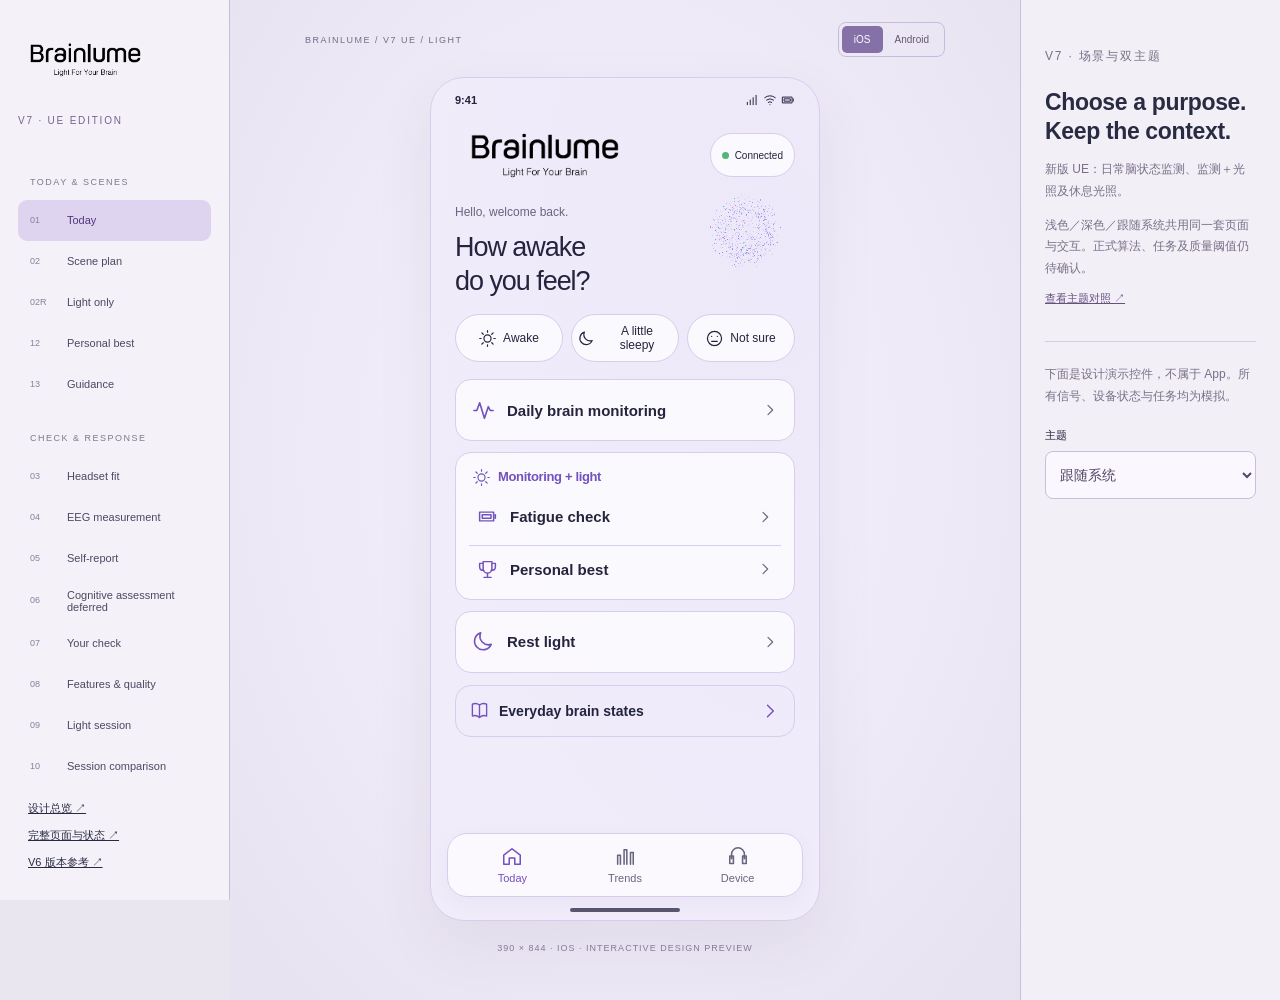
<file: index.html>
<!doctype html><html lang="en"><head><meta charset="utf-8"><meta name="viewport" content="width=device-width,initial-scale=1,viewport-fit=cover"><meta name="theme-color" content="#efebf8"><title>Brainlume V7 — Lavender</title><link rel="icon" href="data:,"><link rel="stylesheet" href="v7.css?v=20261119-priority2"><link rel="stylesheet" href="v6-dark.css?v=20261119-priority2"><link rel="stylesheet" href="v5-style.css?v=20261119-priority2"><link rel="stylesheet" href="clarity-v7.css?v=20261119-priority2"><link rel="stylesheet" href="ue-nov13.css?v=20261119-priority2"><link rel="stylesheet" href="welcome-waves.css?v=20261119-priority2"><link rel="stylesheet" href="ue-edition.css?v=20261119-priority2"><link rel="stylesheet" href="visual-ui.css?v=20261119-priority2"><link rel="stylesheet" href="ue-nov18.css?v=20261119-priority2"><link rel="stylesheet" href="priority-round1.css?v=20261119-priority2"><link rel="stylesheet" href="priority-round2.css?v=20261119-priority2"></head><body><div id="app"></div><div id="phase-announcement" class="sr-only" role="status" aria-live="polite" aria-atomic="true"></div><script src="i18n-v7.js?v=20261119-priority2"></script><script src="gradient-waves.js?v=20261119-priority2"></script><script src="v7.js?v=20261119-priority2"></script></body></html>
</file>
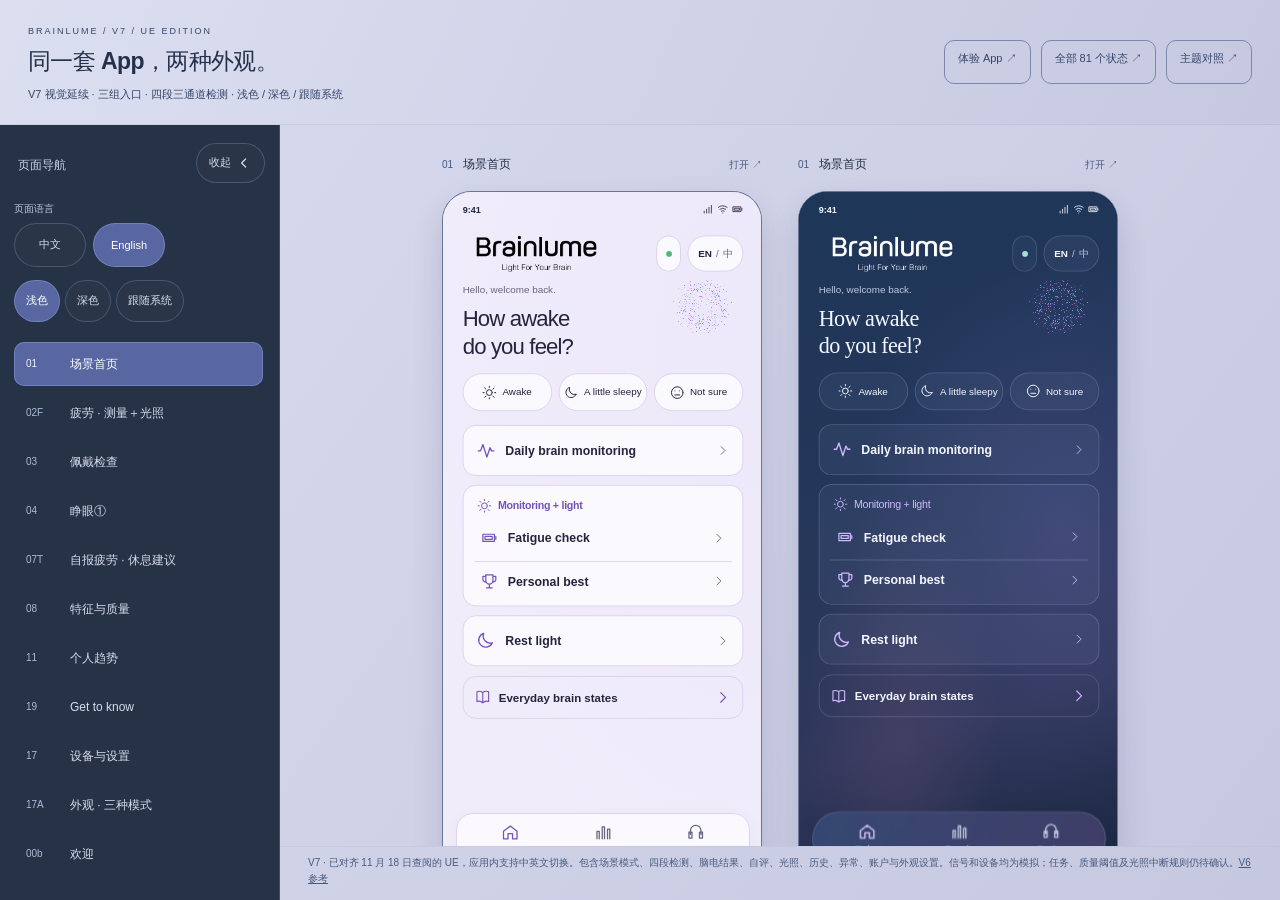
<file: appearance.html>
<!doctype html><html lang="zh-CN"><head><meta charset="utf-8"><meta name="viewport" content="width=device-width,initial-scale=1"><title>Brainlume V7 · 双主题对照</title><link rel="icon" href="data:,"><link rel="stylesheet" href="gallery-v7.css?v=20261119-priority2"><link rel="stylesheet" href="gallery-v5-style.css?v=20261119-priority2"><link rel="stylesheet" href="gallery-sidebar.css?v=20261119-priority2"></head><body data-mode="compare"><header></header><section class="gallery-controls"><nav class="language-select" aria-label="页面语言"></nav><nav class="theme-select" aria-label="预览主题"></nav><nav class="module-tabs" aria-label="模块导航"></nav></section><main class="gallery"></main><p class="foot">V7 · 已对齐 11 月 18 日查阅的 UE，应用内支持中英文切换。包含场景模式、四段检测、脑电结果、自评、光照、历史、异常、账户与外观设置。信号和设备均为模拟；任务、质量阈值及光照中断规则仍待确认。<a href="https://brdoyhu.github.io/brainlume-ui-v6/board.html">V6 参考</a></p><script src="gallery-v7.js?v=20261119-priority2"></script></body></html>
</file>
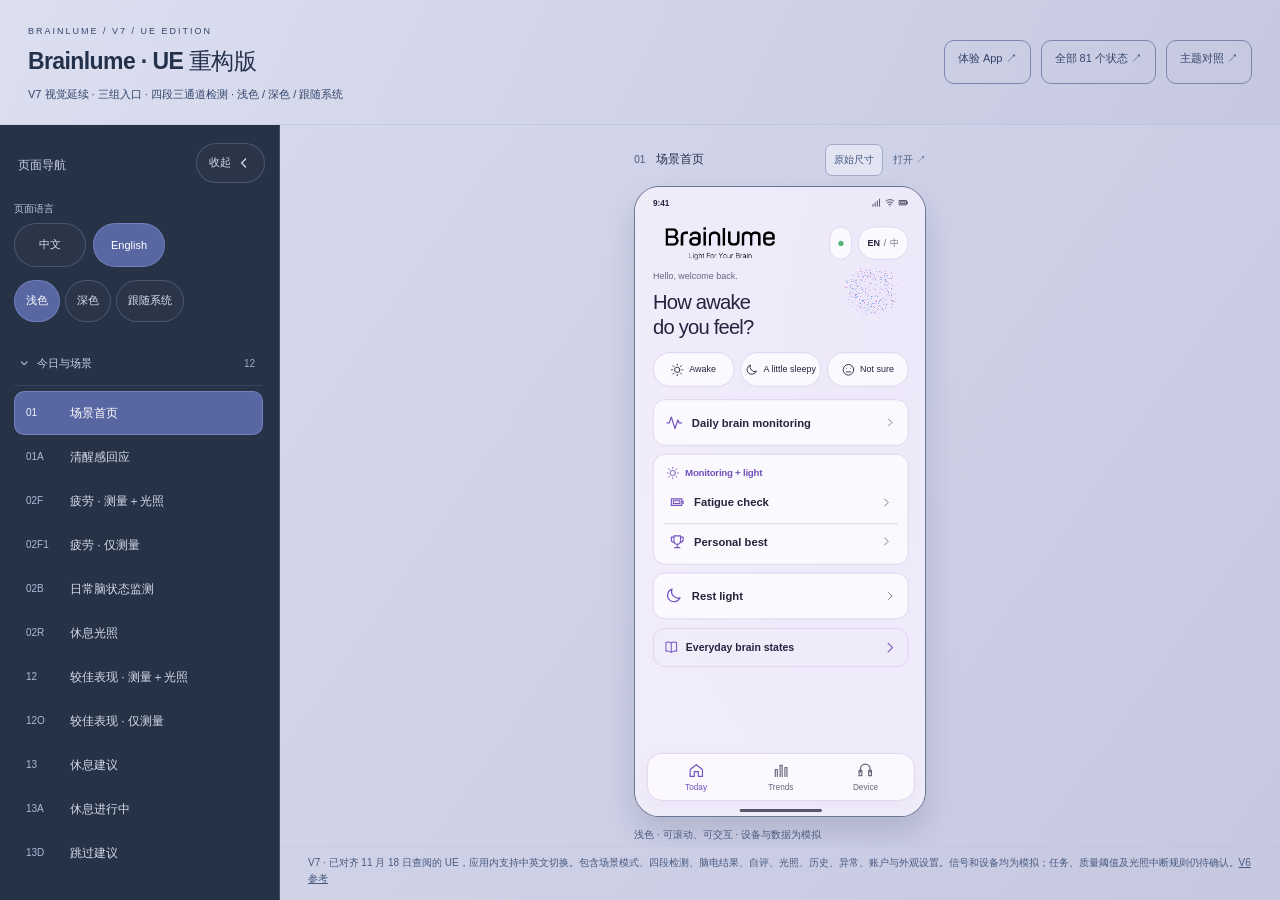
<file: board.html>
<!doctype html><html lang="zh-CN"><head><meta charset="utf-8"><meta name="viewport" content="width=device-width,initial-scale=1"><title>Brainlume V7 · 关键页面总览</title><link rel="icon" href="data:,"><link rel="stylesheet" href="gallery-v7.css?v=20261119-priority2"><link rel="stylesheet" href="gallery-v5-style.css?v=20261119-priority2"><link rel="stylesheet" href="gallery-sidebar.css?v=20261119-priority2"></head><body data-mode="board"><header></header><section class="gallery-controls"><nav class="language-select" aria-label="页面语言"></nav><nav class="theme-select" aria-label="预览主题"></nav><nav class="module-tabs" aria-label="模块导航"></nav></section><main class="gallery"></main><p class="foot">V7 · 已对齐 11 月 18 日查阅的 UE，应用内支持中英文切换。包含场景模式、四段检测、脑电结果、自评、光照、历史、异常、账户与外观设置。信号和设备均为模拟；任务、质量阈值及光照中断规则仍待确认。<a href="https://brdoyhu.github.io/brainlume-ui-v6/board.html">V6 参考</a></p><script src="gallery-v7.js?v=20261119-priority2"></script></body></html>
</file>
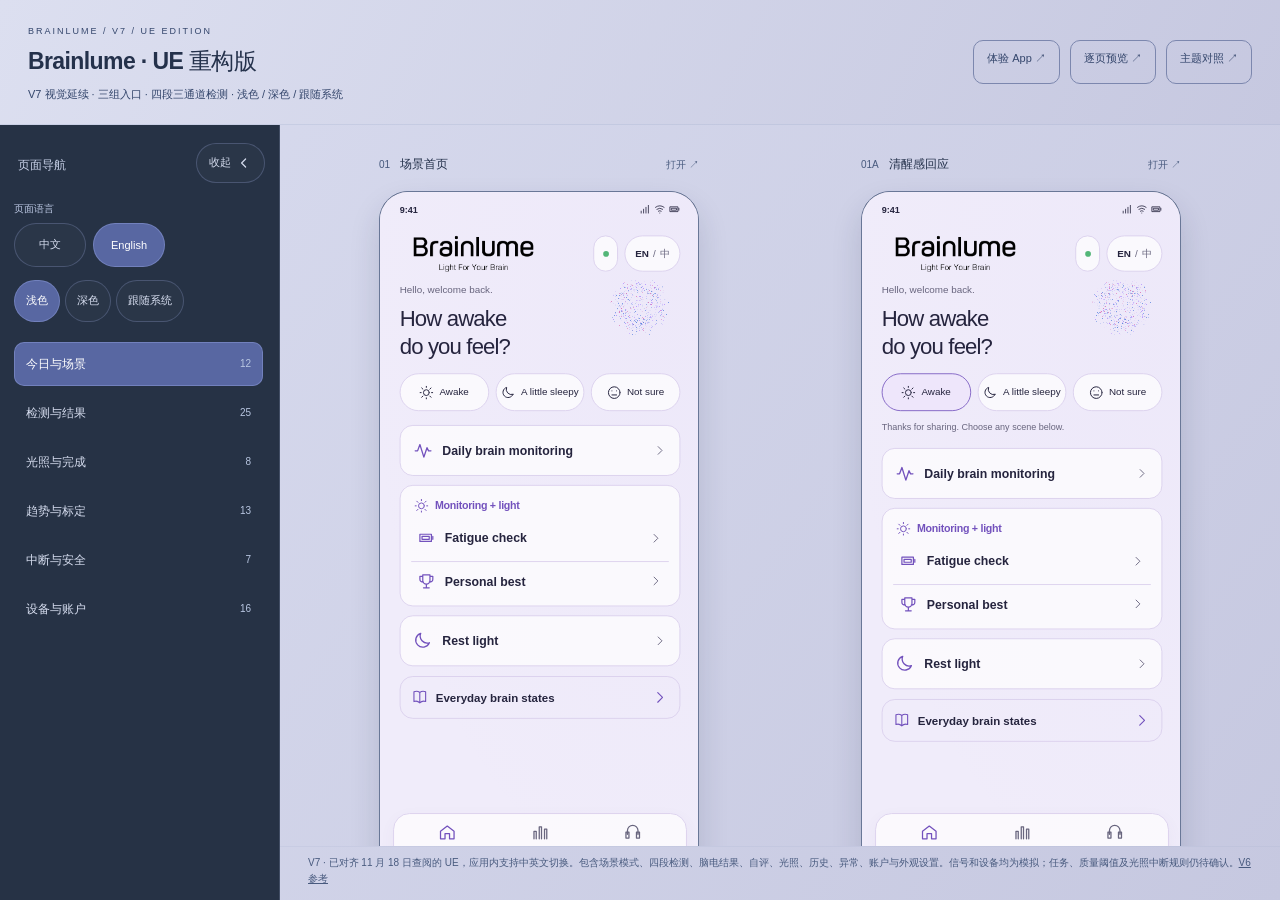
<file: pages.html>
<!doctype html><html lang="zh-CN"><head><meta charset="utf-8"><meta name="viewport" content="width=device-width,initial-scale=1"><title>Brainlume V7 · 完整页面与状态</title><link rel="icon" href="data:,"><link rel="stylesheet" href="gallery-v7.css?v=20261119-priority2"><link rel="stylesheet" href="gallery-v5-style.css?v=20261119-priority2"><link rel="stylesheet" href="gallery-sidebar.css?v=20261119-priority2"></head><body data-mode="pages"><header></header><section class="gallery-controls"><nav class="language-select" aria-label="页面语言"></nav><nav class="theme-select" aria-label="预览主题"></nav><nav class="module-tabs" aria-label="模块导航"></nav></section><main class="gallery"></main><p class="foot">V7 · 已对齐 11 月 18 日查阅的 UE，应用内支持中英文切换。包含场景模式、四段检测、脑电结果、自评、光照、历史、异常、账户与外观设置。信号和设备均为模拟；任务、质量阈值及光照中断规则仍待确认。<a href="https://brdoyhu.github.io/brainlume-ui-v6/board.html">V6 参考</a></p><script src="gallery-v7.js?v=20261119-priority2"></script></body></html>
</file>
<file: v7.css>
:root{--bg:#f0ecfa;--text:#25243e;--muted:#68657e;--surface:#ffffff9c;--surface-solid:#faf8ff;--tint:#e7dff9;--line:#dcd3ef;--accent:#7352bd;--button:#7654c1;--button-end:#6546aa;--green:#348a64;--warning:#8b5935;--warning-bg:#faeadd;--shadow:#62527d0c;--font:-apple-system,BlinkMacSystemFont,'Avenir Next',Avenir,'Segoe UI',sans-serif;color-scheme:light}
:root[data-theme=dark]{--bg:#1b2541;--text:#f4f1fc;--muted:#c0bfd6;--surface:#c2bcf00b;--surface-solid:#27324f;--tint:#484163;--line:#a59ac340;--accent:#c5adff;--button:#a68ae8;--button-end:#9278d1;--green:#9bd5b5;--warning:#f2c995;--warning-bg:#8d602326;--shadow:#00000020;color-scheme:dark}
*{box-sizing:border-box}body{margin:0;font-family:var(--font);background:#e9e6f0;color:#292b43;-webkit-font-smoothing:antialiased}button,input,select{font:inherit}button{cursor:pointer}button:disabled{opacity:.4;cursor:default}button,a{-webkit-tap-highlight-color:transparent}button:focus-visible,a:focus-visible,input:focus-visible,select:focus-visible,summary:focus-visible{outline:2px solid var(--accent);outline-offset:4px}button{border:0}svg{width:22px;height:22px;flex-shrink:0;fill:none;stroke:currentColor;stroke-width:1.6;stroke-linecap:round;stroke-linejoin:round}a{color:inherit}h1,h2,h3,p{margin-top:0}h1{font-size:29px;line-height:1.15;font-weight:650;letter-spacing:-1.05px;margin:15px 0 18px}h2{font-size:17px;letter-spacing:-.35px;margin:0 0 12px;line-height:1.35}h3{font-size:15px}p{font-size:14px;line-height:1.65;color:var(--muted)}small{font-size:12px;line-height:1.45}button.primary,button.secondary,.actions>button{min-height:49px;width:100%;border-radius:15px;padding:12px 17px;font-weight:550;font-size:14px;display:flex;align-items:center;justify-content:center;gap:9px}.primary{background:linear-gradient(120deg,var(--button),var(--button-end));color:#fff;border:1px solid transparent}.secondary{border:1px solid var(--line);background:var(--surface);color:var(--text)}button.primary:hover{filter:brightness(1.05)}button.secondary:hover{border-color:var(--accent)}.text-link{min-height:44px;display:flex;align-items:center;justify-content:center;gap:7px;color:var(--accent);background:transparent;border:0;font-size:13px;padding:10px 2px}.actions{display:flex;flex-direction:column;gap:11px;margin-top:28px;padding-bottom:10px}.actions .text-link{background:none}.lead{font-size:14px;line-height:1.7;margin-bottom:22px}.caption{font-size:12px;line-height:1.65;color:var(--muted);margin:14px 0}.workspace{display:grid;grid-template-columns:230px minmax(450px,1fr) 260px;min-height:100vh}.rail{padding:30px 18px;display:flex;flex-direction:column;height:100vh;position:sticky;top:0;border-right:1px solid #c8bfd8;background:#f4f1f9}.rail-brand img{width:135px;height:auto}.version{font-size:10px;letter-spacing:1.8px;color:#75638f;margin:20px 0}.rail nav{flex:1;min-height:0;overflow:auto;scrollbar-width:thin}.group-title{text-transform:uppercase;font-size:9px;letter-spacing:1.5px;margin:26px 12px 10px;color:#81788c}.rail-link{display:flex;align-items:center;gap:13px;min-height:41px;text-align:left;width:100%;padding:10px 12px;border-radius:9px;background:transparent;color:#4c4962;font-size:11px}.rail-link small{font-size:9px;min-width:24px;color:#8c7f9b}.rail-link.selected{background:#ded4ef;color:#503878}.rail-footer{display:flex;flex-direction:column;gap:12px;padding:25px 10px 0;font-size:11px}.stage{display:flex;align-items:center;flex-direction:column;padding:22px 28px 35px;min-width:0;background:radial-gradient(ellipse at 50% 45%,#f7f3ff,#e7e2f0)}.stage-toolbar{display:flex;align-items:center;justify-content:space-between;align-self:stretch;font-size:9px;letter-spacing:1.5px;color:#766c86;max-width:640px;width:100%;margin:0 auto 20px}.stage-toolbar>div{display:flex;border:1px solid #c7bbdc;border-radius:8px;padding:3px}.stage-toolbar button{font-size:10px;padding:8px 12px;background:none;border-radius:5px;color:#655770}.stage-toolbar .selected{background:#8571a8;color:#fff}.phone{position:relative;width:390px;height:844px;display:flex;flex-direction:column;flex-shrink:0;border:1px solid var(--line);border-radius:34px;background:radial-gradient(ellipse at 92% 22%,#b7a3ed0c,transparent 75%),var(--bg);color:var(--text);box-shadow:0 24px 60px #4a3c6714;overflow:hidden}.phone[data-theme=dark]{background:radial-gradient(ellipse at 95% 42%,#7564ae16,transparent 75%),linear-gradient(150deg,#1b2a49,#1e2640)}.phone.android{border-radius:22px}.status{height:44px;flex-shrink:0;display:flex;align-items:center;justify-content:space-between;padding:0 24px;font-size:11px;font-weight:600}.status>div{display:flex;gap:4px}.status svg{width:14px;height:14px;stroke-width:1.9}.app-header{height:54px;flex-shrink:0;display:flex;align-items:center;justify-content:space-between;gap:14px;padding:0 24px}.app-header .logo{width:122px;min-height:44px;display:flex;align-items:center;background:none;padding:0;flex-shrink:0}.logo img{width:122px;height:auto;mix-blend-mode:multiply}.phone[data-theme=dark] .logo img{filter:brightness(0) invert(1);mix-blend-mode:normal}.device-pill{display:flex;align-items:center;gap:6px;min-height:35px;padding:6px 11px;background:var(--surface);border:1px solid var(--line);color:var(--text);border-radius:30px;font-size:10px;white-space:nowrap}.status-dot{width:7px;height:7px;border-radius:50%;background:#53b678}.status-dot.offline{background:#b79881}.header-title{font-size:12px;font-weight:500;text-align:right}.icon-button{width:44px;height:44px;display:grid;place-items:center;background:none;color:var(--text);margin-left:-10px}.phone-main{flex:1;min-height:0;overflow-y:auto;overflow-x:hidden;overscroll-behavior:contain;padding:15px 24px 30px;scrollbar-width:none}.phone-main.with-nav{padding-bottom:30px}.home-indicator{position:absolute;width:110px;height:4px;bottom:8px;left:50%;transform:translateX(-50%);background:var(--text);border-radius:6px;opacity:.75;pointer-events:none}.app-nav{flex-shrink:0;display:flex;margin:0 16px 23px;background:var(--surface);border:1px solid var(--line);border-radius:20px;min-height:64px;padding:7px 8px;box-shadow:0 6px 20px var(--shadow)}.app-nav button{flex:1;display:flex;flex-direction:column;align-items:center;justify-content:center;gap:4px;background:none;color:var(--muted);min-height:48px;font-size:11px}.app-nav button.selected{color:var(--accent)}.app-nav svg{width:22px;height:22px}.preview-label{font-size:9px;color:#8a7c9b;letter-spacing:1px;margin-top:20px}.inspector{padding:26px 24px;background:#f2eff7;border-left:1px solid #c8bfd8;font-size:12px}.inspector h2{font-size:23px;line-height:1.3;margin-top:20px}.inspector p{font-size:12px;color:#797087;line-height:1.8}.inspector a{font-size:11px;color:#665181}.review-copy{margin-top:35px;border-top:1px solid #d6cce0;padding-top:22px}.inspector label{font-size:11px;display:flex;flex-direction:column;gap:8px;margin:20px 0}.inspector select{padding:10px;border-radius:8px;border:1px solid #cabddd;background:#faf8fe;color:#554568;width:100%}.review-button{font-size:11px;border:1px solid #c8bcdb;background:#ffffff48;color:#675578;padding:10px;width:100%;margin:5px 0;border-radius:8px;min-height:40px;text-align:left}.inspector .review-button:hover{background:#e5dbf1}.home-intro{text-align:center}.home-intro h1{font-size:27px;letter-spacing:-1px;margin:2px -5px 7px;white-space:nowrap}.home-intro>p{font-size:12px;margin-bottom:19px}.photon{width:155px;height:145px;flex-shrink:0;margin:-12px auto -2px}.photon canvas{width:100%;height:100%;object-fit:contain;display:block}.photon.large{width:280px;height:280px;margin:20px auto}.scene-list{display:flex;flex-direction:column;gap:9px}.scene-card{display:flex;align-items:center;gap:15px;padding:16px 16px;background:var(--surface);border:1px solid var(--line);border-radius:19px;color:var(--text);width:100%;text-align:left;min-height:90px;box-shadow:0 4px 15px var(--shadow)}.scene-card>svg:first-child{color:var(--accent);width:30px;height:30px;stroke-width:1.4}.scene-card>span{flex:1;min-width:0}.scene-card strong{display:block;font-size:16px;font-weight:650;letter-spacing:-.35px;margin-bottom:4px}.scene-card small{display:block;font-size:11px;color:var(--muted);line-height:1.55}.scene-card>svg:last-child{width:17px;height:17px}.scene-card:hover{border-color:var(--accent)}.home-secondary{display:flex;align-items:center;justify-content:space-between;gap:10px;margin:12px 0 8px}.home-secondary>.text-link{font-size:12px;min-width:0}.home-secondary svg{width:18px;height:18px}.shortcuts{display:grid;grid-template-columns:1.2fr 1fr;gap:9px;margin:6px 0}.shortcuts button.secondary{font-size:10px;white-space:nowrap;gap:5px;padding:10px;min-height:43px;border-radius:15px}.shortcuts svg{width:17px;height:17px}.section-head{display:flex;align-items:center;justify-content:space-between;gap:10px;margin:24px 0 13px}.section-head h2{margin:0}.section-head small{font-size:10px;color:var(--muted)}.card{border:1px solid var(--line);border-radius:21px;background:var(--surface);padding:19px;margin:17px 0;box-shadow:0 5px 18px var(--shadow)}.card h2{font-size:16px}.card p:last-child{margin-bottom:0}.data-row{display:flex;align-items:center;justify-content:space-between;gap:14px;border-bottom:1px solid var(--line);padding:13px 0;line-height:1.6;font-size:12px}.data-row>span{color:var(--muted)}.data-row strong{font-weight:500;text-align:right;font-size:12px;display:flex;align-items:center;gap:8px}.data-row:last-child{border:0}.data-row svg{width:16px;height:16px;color:var(--green)}.segmented{display:flex;border:1px solid var(--line);border-radius:14px;background:var(--surface);padding:3px;gap:3px;margin:24px 0}.segmented button{flex:1;min-height:43px;padding:9px 6px;background:none;color:var(--text);border-radius:11px;font-size:12px;font-weight:550}.segmented .selected{background:linear-gradient(120deg,var(--button),var(--button-end));color:#fff;box-shadow:0 2px 7px #6e4e9822}.duration{text-align:center;margin:25px 0 28px}.duration>strong{font-size:46px;line-height:1.15;font-weight:650;letter-spacing:-2px}.duration>strong small{font-size:24px;letter-spacing:-1px}.duration p{margin:10px 0 5px;font-size:12px;color:var(--text)}.duration>small{color:var(--muted);font-size:11px}.phase-list{list-style:none;counter-reset:phase;padding:0;margin:25px 0}.phase-list li{position:relative;padding:0 0 25px 44px;counter-increment:phase}.phase-list li:before{content:counter(phase);position:absolute;left:0;top:0;width:27px;height:27px;border-radius:50%;background:var(--tint);border:1px solid var(--line);display:grid;place-items:center;color:var(--accent);font-size:13px;font-weight:600}.phase-list li:not(:last-child):after{content:'';position:absolute;left:13px;top:30px;height:calc(100% - 35px);border-left:1px solid var(--line)}.phase-list strong{font-size:13px}.phase-list p{font-size:12px;margin:5px 0 0}.soft-card{display:flex;gap:13px;border:1px solid var(--line);border-radius:18px;background:var(--tint);padding:16px}.soft-card>svg{color:var(--accent);margin-top:2px}.soft-card strong{font-size:13px}.soft-card p{font-size:11px;margin:6px 0 0}.notice{display:flex;align-items:flex-start;gap:10px;border:1px solid var(--line);background:var(--surface);padding:14px;border-radius:17px;font-size:12px;line-height:1.65;margin:18px 0;color:var(--muted)}.notice svg{width:18px;height:18px;margin-top:2px;color:var(--accent)}.notice.warning{background:var(--warning-bg);border-color:var(--warning);color:var(--warning)}.notice.warning svg{color:var(--warning)}details{margin:17px 0;padding:14px 1px;border-bottom:1px solid var(--line);color:var(--muted)}summary{display:flex;align-items:center;justify-content:space-between;list-style:none;font-size:12px;cursor:pointer;min-height:30px;gap:12px}summary::-webkit-details-marker{display:none}summary>svg{width:15px;height:15px;transform:rotate(90deg)}details[open] summary>svg{transform:rotate(-90deg)}details>div{padding-top:12px}details p{font-size:12px}details .secondary{font-size:12px}.product{width:100%;height:205px;object-fit:contain;border-radius:22px;margin:8px 0;background:#fff}.fit-list{padding:0 16px;border:1px solid var(--line);border-radius:18px}.session-stage{font-size:11px;color:var(--accent);margin-bottom:16px}.periods{display:flex;justify-content:space-between;position:relative;margin:12px 0 28px}.periods:before{content:'';height:1px;background:var(--line);position:absolute;left:38px;right:38px;top:9px}.periods>div{width:25%;display:flex;flex-direction:column;align-items:center;gap:8px;position:relative;color:var(--muted);font-size:11px}.periods i{width:16px;height:16px;border-radius:50%;background:var(--bg);border:1.5px solid var(--muted)}.periods .on{color:var(--text)}.periods .on i{background:var(--accent);border:4px solid var(--tint);box-shadow:0 0 0 1px var(--accent)}.periods .done i{background:var(--accent);border-color:var(--accent)}.measurement-heading{display:flex;align-items:center;justify-content:space-between;gap:15px;margin:25px 0}.measurement-heading h1{font-size:25px;margin:0 0 7px;letter-spacing:-.7px}.measurement-heading p{font-size:11px;margin:0}.period-time{display:flex;flex-direction:column;align-items:flex-end;flex-shrink:0;gap:4px}.period-time strong{font-size:30px;font-weight:550;line-height:1.1;letter-spacing:-1px;font-variant-numeric:tabular-nums}.period-time small{font-size:12px;color:var(--muted)}.eeg{padding:16px;border:1px solid var(--line);border-radius:20px;background:var(--surface)}.eeg .section-head{margin:0 0 17px}.eeg h2{font-size:17px}.eeg small{font-size:9px}.channel{color:#4d88b7;margin:19px 0 10px}.ch2{color:#8560b7}.ch3{color:#ad608c}.phone[data-theme=dark] .channel{color:#9fd3f8}.phone[data-theme=dark] .ch2{color:#c4a4ed}.phone[data-theme=dark] .ch3{color:#eba2cb}.channel-label{display:flex;align-items:center;justify-content:space-between;gap:6px;font-size:10px;color:var(--muted)}.channel-label strong{font-weight:600}.channel-label span{font-size:9px}.channel-label b{font-weight:400}.channel svg{display:block;width:100%;height:76px;margin-top:9px;stroke:none;fill:none}.channel .trace{stroke:currentColor;stroke-width:1.2;stroke-linecap:round;stroke-linejoin:round;fill:none}.channel .grid{stroke:var(--line);stroke-width:.5;stroke-dasharray:2 5}.axis{display:flex;justify-content:space-between;font-size:9px;color:var(--muted)}.signal-caption{font-size:10px;margin:12px 0 16px}.measurement-actions{display:flex;gap:12px;margin:20px 0 16px}.measurement-actions button{flex:1;min-height:49px;font-size:13px}.usable{font-size:10px;color:var(--muted);display:block;text-align:center}.light-orbit{position:relative;height:295px;margin:5px 0 12px}.light-orbit .photon{margin:0 auto;opacity:.85}.light-orbit>div:last-child{position:absolute;inset:0;display:flex;align-items:center;justify-content:center;flex-direction:column;gap:9px;pointer-events:none}.light-orbit strong{font-size:41px;font-weight:400;letter-spacing:-1.2px;font-variant-numeric:tabular-nums}.light-orbit span{font-size:11px;color:var(--muted)}.light-checks{background:var(--surface);border:1px solid var(--line);border-radius:18px;padding:0 17px}.rating-card{text-align:center;border:1px solid var(--line);background:var(--surface);border-radius:24px;padding:26px 22px;margin:27px 0}.rating-value{display:flex;gap:10px;align-items:baseline;justify-content:center;margin:25px 0;color:var(--accent)}.rating-value strong{font-size:65px;line-height:1;letter-spacing:-3px;font-weight:500}.rating-value span{font-size:20px}.rating-card input{width:100%;accent-color:var(--accent);min-height:44px}.range-labels{display:flex;justify-content:space-between;color:var(--muted);font-size:11px;margin:6px 0 25px}.rating-card>small{color:var(--muted);font-size:11px}.rating-summary{display:flex;align-items:center;justify-content:space-between;background:var(--surface);border:1px solid var(--line);border-radius:19px;padding:19px;margin:25px 0 18px}.rating-summary h2{font-size:16px;margin:0 0 5px}.rating-summary p{font-size:12px;margin:0}.rating-summary>strong{background:var(--tint);color:var(--accent);border-radius:15px;padding:14px;font-size:28px;font-weight:550;white-space:nowrap}.rating-summary small{font-size:20px}.band-row{display:grid;grid-template-columns:95px 1fr 33px;gap:10px;align-items:center;margin:21px 0;font-size:12px}.band-row>div{height:12px;background:var(--tint);border-radius:10px;overflow:hidden}.band-row i{display:block;height:100%;background:var(--button);border-radius:10px}.band-row strong{font-weight:400;font-size:11px;color:var(--muted)}.compare-row{display:grid;grid-template-columns:1.3fr 1fr 1fr;align-items:center;gap:6px;font-size:12px;padding:17px 0;border-bottom:1px solid var(--line)}.compare-row.heading{color:var(--muted);font-size:10px;padding-top:0}.compare-row strong{font-size:12px;font-weight:550;text-align:center}.compare-row span:not(:first-child){text-align:center}.state-symbol,.empty-graphic{width:76px;height:76px;border:1px solid var(--line);background:var(--tint);color:var(--accent);border-radius:50%;display:grid;place-items:center;margin:35px 0 28px}.state-symbol svg,.empty-graphic svg{width:31px;height:31px}.state-symbol.success{color:var(--green)}.task-preview{padding:24px;border:1px solid var(--line);background:var(--surface);border-radius:24px;text-align:center;display:flex;align-items:center;flex-direction:column;gap:26px;margin:30px 0}.task-preview>span{font-size:12px;color:var(--muted)}.task-preview>strong{font-size:45px;font-weight:400;color:var(--accent)}.duration-small{display:flex;align-items:center;gap:8px;color:var(--accent);font-size:13px;margin-top:25px}.rest-clock{margin:60px auto;font-size:62px;font-weight:300;color:var(--accent);text-align:center;font-variant-numeric:tabular-nums}.list-button{width:100%;display:flex;align-items:center;justify-content:space-between;gap:12px;padding:17px 4px;min-height:59px;border-bottom:1px solid var(--line);color:var(--text);background:none;text-align:left}.list-button>span{flex:1}.list-button strong{font-size:13px;font-weight:550;display:block}.list-button small{font-size:11px;color:var(--muted);margin-top:4px;display:block}.list-button>svg{width:16px;height:16px;color:var(--accent)}.trend-chart{width:100%;height:auto;stroke:none;fill:none}.chart-grid path{stroke:var(--line);stroke-width:1}.reference-band{fill:var(--tint)}.chart-line{stroke:var(--accent);stroke-width:2;fill:none}.trend-chart circle{fill:var(--accent)}.chart-labels{fill:var(--muted);stroke:none;font-size:10px}.cal-dots{display:flex;gap:9px;justify-content:center;margin:30px 0}.cal-dots i{width:37px;height:37px;display:grid;place-items:center;background:var(--surface);border:1px solid var(--line);border-radius:50%;font-size:12px;font-style:normal}.cal-dots i.done{background:var(--tint);color:var(--accent)}.cal-dots svg{width:16px;height:16px}label{display:flex;flex-direction:column;gap:9px;font-size:12px;margin:22px 0;color:var(--text)}input:not([type=range]),select{width:100%;min-height:48px;border:1px solid var(--line);border-radius:12px;background:var(--surface);color:var(--text);padding:12px 14px;font-size:14px}input::placeholder{color:var(--muted)}form>button{margin-top:22px}.field{font-size:12px;margin:25px 0}.field>small{color:var(--muted);font-size:10px}.swatches{display:flex;gap:13px;margin:15px 0}.swatch{width:45px;height:45px;border-radius:50%;background:var(--skin);border:3px solid transparent;display:grid;place-items:center;color:white;flex-shrink:0}.swatch[aria-pressed=true]{outline:2px solid var(--accent);outline-offset:3px}.swatch svg{width:20px;height:20px;stroke-width:2}.toggle-row{display:flex;align-items:center;gap:15px;padding:17px 0;border-bottom:1px solid var(--line)}.toggle-row>div{flex:1}.toggle-row strong{font-size:13px;font-weight:550}.toggle-row p{font-size:11px;margin:7px 0 0}.switch{position:relative;width:43px;min-width:43px;height:27px;background:#b0a6bd;border-radius:20px;border:0;flex-shrink:0}.switch i{position:absolute;width:21px;height:21px;top:3px;left:3px;border-radius:50%;background:#fff;transition:transform .2s}.switch.on{background:var(--button)}.switch.on i{transform:translateX(16px)}.avatar{margin:35px auto;width:80px;height:80px;display:grid;place-items:center;font-size:28px;border-radius:50%;background:var(--tint);color:var(--accent)}.sound-bars{height:125px;display:flex;align-items:center;justify-content:center;gap:6px;color:var(--accent);margin:30px 0}.sound-bars i{display:block;width:4px;background:currentColor;border-radius:5px;opacity:.7}.splash{display:flex;flex-direction:column;align-items:center;text-align:center;padding-top:35px}.splash>img{width:210px;mix-blend-mode:multiply}.phone[data-theme=dark] .splash>img{filter:brightness(0) invert(1);mix-blend-mode:normal}.splash>p{margin:25px 0 50px}.splash>button{width:100%}.appearance-previews{display:flex;justify-content:center;gap:28px;margin:30px 0}.mini-preview{width:100px;height:163px;position:relative;border-radius:17px;border:1px solid #bcb2d0;box-shadow:0 5px 18px var(--shadow);padding:15px 10px 25px;display:flex;flex-direction:column;gap:8px}.mini-preview.light{background:#f0ecfa}.mini-preview.dark{background:#1d2947}.mini-preview i{display:block;width:35px;height:35px;border-radius:50%;background:radial-gradient(circle,#b3a1ec88,transparent);margin:0 auto}.mini-preview span{width:60px;height:5px;background:#8e79b9;border-radius:3px;margin:0 auto 7px}.mini-preview b{display:block;height:21px;border:1px solid #c9bcde55;border-radius:6px;background:#ad9cca15}.mini-preview small{position:absolute;left:0;right:0;bottom:7px;font-size:9px;text-align:center;color:#745f91}.mini-preview.dark small{color:#e1d4f3}.radio{width:22px;height:22px;border:1px solid var(--line);border-radius:50%;display:grid;place-items:center;flex-shrink:0}.radio.selected{background:var(--button);color:#fff;border-color:var(--button)}.radio svg{width:14px;height:14px;stroke-width:2}.appearance-options .list-button{padding:18px 0}.modal-backdrop{position:absolute;inset:0;background:#18172a88;display:flex;align-items:flex-end;z-index:20;padding:12px;backdrop-filter:blur(5px)}.modal{padding:25px 22px 30px;background:var(--surface-solid);border:1px solid var(--line);border-radius:24px;width:100%;box-shadow:0 -10px 50px #0002}.modal h2{font-size:22px}.modal p{font-size:13px}.modal button{margin-top:12px}.toast{position:absolute;bottom:100px;left:20px;right:20px;z-index:30;background:var(--surface-solid);color:var(--text);border:1px solid var(--line);border-radius:15px;box-shadow:0 10px 30px #0002;padding:15px;font-size:12px;line-height:1.6}.resume-card{padding:15px;background:var(--tint);border:1px solid var(--line);border-radius:18px;margin:10px 0 18px}.resume-card .data-row{padding-top:0}.resume-card button{margin-top:10px}
@media(min-width:701px) and (max-width:1090px){.workspace{grid-template-columns:190px minmax(420px,1fr)}.inspector{display:none}.stage{padding-inline:15px}}@media(max-width:700px){body{background:var(--bg)}.workspace{display:block;min-height:100dvh}.rail,.inspector,.stage-toolbar,.preview-label{display:none}.stage{padding:0;background:none;display:block}.phone{width:100%;height:100dvh;border:0;border-radius:0;box-shadow:none}.phone.android{border-radius:0}.status{height:calc(42px + env(safe-area-inset-top))}.app-header{height:56px}.phone-main{padding-top:14px;padding-bottom:calc(32px + env(safe-area-inset-bottom))}.app-nav{margin-bottom:calc(23px + env(safe-area-inset-bottom))}.home-indicator{bottom:calc(8px + env(safe-area-inset-bottom)/2)}.home-intro h1{font-size:27px}.phone[data-screen=home] .phone-main{padding-top:2px;padding-bottom:16px}.home-intro .photon{height:134px;width:150px}.scene-card{min-height:88px}.phone[data-screen=measure] .phone-main{padding-top:8px}}@media(max-width:360px){.phone-main{padding-left:20px;padding-right:20px}.app-header{padding:0 20px}.home-intro h1{font-size:23px}.scene-card{padding:14px 12px;gap:12px}.scene-card strong{font-size:14px}.scene-card small{font-size:11px}.home-secondary .text-link{font-size:11px;gap:5px}.shortcuts button.secondary{font-size:9px}.measurement-heading{gap:9px}.measurement-heading h1{font-size:23px}.measurement-heading p{font-size:10px}.period-time strong{font-size:27px}.swatches{gap:9px}.swatch{width:42px;height:42px}}
@media(prefers-reduced-motion:reduce){*,*:before,*:after{animation:none!important;transition:none!important;scroll-behavior:auto!important}}

.phone[data-theme=dark] button.primary{background:linear-gradient(120deg,#bea6ee,#a98add);color:#211b36}.phone[data-theme=dark] .measurement-actions button.primary{background:#f1ebfc;color:#573294}.phone[data-theme=dark] .segmented .selected{background:#b59be8;color:#211b36}
.science-card>small{color:var(--accent);font-size:11px}.science-card h2{margin-top:15px}.science-limit{border-top:1px solid var(--line);padding-top:15px;margin-top:18px}.science-limit>strong{font-size:11px;color:var(--accent)}.science-limit>p{font-size:12px;margin-top:8px}

.device-pill{min-height:44px}

.language-toggle{background:var(--surface);border:1px solid var(--line);color:var(--accent);border-radius:10px;min-width:40px;min-height:44px;padding:5px;font-size:11px;flex-shrink:0;margin-left:auto}.app-header{gap:9px}.app-header .header-title{flex:1;order:0}.app-header>.language-toggle{order:2}.app-header>.device-pill{order:1}.language-settings{border-top:1px solid var(--line);padding-top:25px;margin-top:28px}.language-settings>.segmented{margin-top:15px}:root[data-lang=zh-CN] h1,:root[data-lang=zh] h1{letter-spacing:.2px;line-height:1.45;font-size:27px}:root[data-lang=zh] .home-intro h1{font-size:27px;letter-spacing:.2px}:root[data-lang=zh] .scene-card strong{letter-spacing:.2px}:root[data-lang=zh] .scene-card small{font-size:12px;line-height:1.65}:root[data-lang=zh] .phone-main{line-height:1.65}:root[data-lang=zh] .measurement-heading h1{font-size:25px;line-height:1.3}:root[data-lang=zh] .home-secondary .text-link{font-size:12px}:root[data-lang=zh] .shortcuts button.secondary{font-size:11px}:root[data-lang=zh] .header-title{font-size:12px}:root[data-lang=zh] .phase-list strong{font-size:14px}:root[data-lang=zh] .phase-list p{font-size:12px}@media(max-width:360px){.app-header .logo,.app-header .logo img{width:105px}.device-pill{padding:6px 9px}.language-toggle{min-width:36px}:root[data-lang=zh] h1{font-size:25px}:root[data-lang=zh] .home-intro h1{font-size:25px}}

/* Official logo: original raster artwork, fixed intrinsic ratio, no cropping. */
.logo img,.rail-brand img,.splash>img{aspect-ratio:914 / 397;height:auto;object-fit:contain;object-position:center;flex-shrink:0;opacity:1}
.phone[data-theme=dark] .logo img,.phone[data-theme=dark] .splash>img{filter:brightness(0) invert(1);mix-blend-mode:normal;opacity:1}
</file>
<file: v6-dark.css>
/* V7 dark appearance uses the exact V6 Blue Hour palette.
   Light appearance and layout remain in v7.css. */
:root[data-theme=dark]{
 --app-background:radial-gradient(ellipse at 92% 38%,#7464b12e,transparent 62%),radial-gradient(ellipse at 8% 4%,#315d9747,transparent 56%),linear-gradient(164deg,#1d3558 0%,#202d50 57%,#171f39 100%);
 --bg:#152440;--surface:#23365b;--surface2:#354574;--surface-solid:#233454;--tint:#354574;
 --line:#9dabe04d;--text:#f4f6ff;--muted:#bdc9e4;--accent:#a7b9ff;
 --button:#4b68c7;--button-end:#7455b5;--green:#a8dfd1;
 --warning:#ffdaa5;--warning-bg:#c2913519;--shadow:#182c7326;
}
.phone[data-theme=dark]{background:var(--app-background);border-color:#697797}
.phone[data-theme=dark][data-screen=home]{background:radial-gradient(ellipse at 82% 49%,#8274ce33,transparent 56%),radial-gradient(ellipse at 32% 79%,#db84b01c,transparent 32%),linear-gradient(161deg,#1d3658 0%,#26375a 47%,#30375b 73%,#192741 100%)}
.phone[data-theme=dark][data-screen=light]{background:radial-gradient(ellipse at 48% 47%,#9b6ba22b,transparent 48%),radial-gradient(ellipse at 86% 34%,#7164c139,transparent 60%),linear-gradient(160deg,#1d3558,#232e50 65%,#1a233e)}
.phone[data-theme=dark] button.primary,
.phone[data-theme=dark] .measurement-actions button.primary,
.phone[data-theme=dark] .segmented .selected{
 background:linear-gradient(115deg,#4b68c7,#7455b5);border:1px solid #a6b3f388;color:#fff;box-shadow:0 5px 22px #182c7326;
}
.phone[data-theme=dark] button.primary:hover{background:linear-gradient(115deg,#5573d3,#8062c0);filter:none}
.phone[data-theme=dark] button.primary:active{background:#4a55a0}
.phone[data-theme=dark] .secondary{background:#91a9e00c;color:#f1f4ff;border-color:#a1b1d880}
.phone[data-theme=dark] .scene-card{background:linear-gradient(135deg,#5475a640,#7662a025);border-color:#a2b1dd66;color:#f0f3ff}
.phone[data-theme=dark] .scene-card>svg:first-child{color:#b5bcf6}
.phone[data-theme=dark] .scene-card:hover{background:#969deb20;border-color:#c0cafa}
.phone[data-theme=dark] .app-nav{background:linear-gradient(112deg,#364b76d9,#45416dde);border-color:#b2bee144;box-shadow:0 8px 26px #0f1b3622}
.phone[data-theme=dark] .app-nav button{color:#c9d3e9}
.phone[data-theme=dark] .app-nav button.selected{color:#e0d3ff}
.phone[data-theme=dark] .text-link{color:#c1c9fc}
.phone[data-theme=dark] .segmented{background:#13213b55;border-color:#94a5cf66}
.phone[data-theme=dark] .device-pill{color:#e2e9fa;background:#a3b9e50c;border-color:#a9b9e03b}
.phone[data-theme=dark] .status-dot{background:#a8dfd1}
.phone[data-theme=dark] .status-dot.offline{background:#ffd59a}
.phone[data-theme=dark] .notice.warning{border-color:#d9b77680;color:#ffdaa5;background:#c2913519}
.phone[data-theme=dark] .channel{color:#9ac8ff}
.phone[data-theme=dark] .ch2{color:#c3adff}
.phone[data-theme=dark] .ch3{color:#e4aacb}
.phone[data-theme=dark] input:not([type=range]),.phone[data-theme=dark] select{background:#233454;border-color:#7e91bb;color:#f4f6ff}
.phone[data-theme=dark] .modal{background:linear-gradient(145deg,#2e3c65,#1c2a47);border-color:#9baad1}
.phone[data-theme=dark] .chart-line{stroke:#b8a8fa}
.phone[data-theme=dark] .trend-chart circle{fill:#c1b0ff}
.phone[data-theme=dark] .home-indicator{background:#f2f4ff}
.mini-preview.dark{background:linear-gradient(164deg,#1d3558,#202d50 57%,#171f39)}
.mini-preview.dark span{background:linear-gradient(115deg,#4b68c7,#7455b5)}
.mini-preview.dark b{background:#23365b;border-color:#9dabe04d}
</file>
<file: v5-style.css>
/* V5 Blue Hour component treatment, applied to the current V7 UE. */
.phone[data-theme=dark]{--surface:#9dafe510;--surface2:#354574;--tint:#6965ab30;box-shadow:0 24px 65px #14224030,0 0 0 5px #283449}
:root[data-lang=en] .phone[data-theme=dark] h1{font-family:Georgia,'Times New Roman',serif;font-weight:400;letter-spacing:-.7px;line-height:1.22}
.phone[data-theme=dark] h2,.phone[data-theme=dark] h3{font-weight:500}
.phone[data-theme=dark] .scene-card{background:linear-gradient(135deg,#5475a62c,#7662a01a);border-color:#a6b7db66;box-shadow:0 10px 24px #0a0e1c0b;border-radius:22px}
.phone[data-theme=dark] .scene-card strong{font-weight:550}
.phone[data-theme=dark] .card,.phone[data-theme=dark] .rating-summary,.phone[data-theme=dark] .rating-card,.phone[data-theme=dark] .task-preview{background:#9dafe510;border-color:#9dabe04d;box-shadow:none}
.phone[data-theme=dark] .soft-card,.phone[data-theme=dark] .resume-card{background:linear-gradient(135deg,#5475a640,#7662a025);border-color:#a2b1dd66}
.phone[data-theme=dark] .eeg{background:#696db717;border-color:#9dabe04d;border-radius:15px}
.phone[data-theme=dark] .light-checks,.phone[data-theme=dark] .fit-list{background:#8aa5dd0e;border-color:#9bafd63b}
.phone[data-theme=dark] button.primary,.phone[data-theme=dark] button.secondary{border-radius:28px}
.phone[data-theme=dark] .app-nav{border-radius:35px;min-height:66px;padding:8px 10px;backdrop-filter:blur(22px)}
.phone[data-theme=dark] .app-nav button{position:relative}
.phone[data-theme=dark] .app-nav button.selected:after{content:'';position:absolute;bottom:-2px;width:14px;height:2px;border-radius:2px;background:#c5b1ff}
.phone[data-theme=dark] .language-toggle{border-radius:22px;background:#a3b9e50a;border-color:#a6b7db44}
.phone[data-theme=dark] .periods .on i{background:#b4bef6;border-color:#435987;box-shadow:0 0 0 3px #8a8fe512}
.phone[data-theme=dark] .periods .done i{background:#435987;border-color:#8c9fc8}
.phone[data-theme=dark] .home-intro .photon{width:185px;height:163px;margin:-8px auto 2px}
.phone[data-theme=dark] .home-intro h1{font-weight:500}
.phone[data-theme=dark] .scene-list{gap:10px}
.phone[data-theme=dark] .shortcuts button{background:#a3b9e50a}
.phone[data-theme=dark] .switch{background:#52617f}
.phone[data-theme=dark] .switch.on{background:#7868c5}
.phone[data-theme=dark] button:focus-visible,.phone[data-theme=dark] summary:focus-visible{outline-color:#c1b7ff}
@media(max-width:700px){.phone[data-theme=dark]{box-shadow:none}.phone[data-theme=dark] .home-intro .photon{width:180px;height:155px}}
@media(max-width:700px) and (max-height:740px){.phone[data-theme=dark] .home-intro .photon{width:135px;height:110px}}
</file>
<file: clarity-v7.css>
/* Stage-one clarity: one shared hierarchy for both appearances. */
.scene-card>span{display:flex;flex-direction:column;gap:5px}.scene-card strong{margin:0}.scene-time{font-style:normal;font-size:12px;color:var(--accent);font-weight:550;line-height:1.5}.scene-card .scene-output{color:var(--text);font-size:12px;line-height:1.55}.scene-card small{font-size:12px}.scene-card{padding:17px 15px;align-items:flex-start;min-height:132px}.scene-card>svg{margin-top:5px}.home-shortcuts{display:flex;flex-direction:column;gap:10px;margin:12px 0 6px}.home-shortcuts button.secondary{white-space:normal;text-align:left;justify-content:flex-start;padding:13px 15px;min-height:76px;font-size:12px}.home-shortcuts button>span{flex:1;min-width:0}.home-shortcuts strong{display:block;font-size:12px;font-weight:550}.home-shortcuts small{display:block;font-size:12px;color:var(--muted);margin-top:5px;line-height:1.55}.home-shortcuts button>svg:last-child{width:16px;height:16px}.home-intro .photon,.phone[data-theme=dark] .home-intro .photon{width:150px;height:125px;margin:-5px auto 0}
.phase-guidance{margin:22px 0;padding-top:19px;border-top:1px solid var(--line)}.phase-guidance h2{font-size:16px}.phase-guidance p{font-size:13px}.phase-guidance small{display:block;color:var(--muted);font-size:12px;line-height:1.6}.cue-choice{display:flex;align-items:center;gap:10px;margin:12px 0}.cue-choice .secondary{flex:1;font-size:12px;padding:12px;min-width:0}.cue-choice .secondary>span{flex:1;text-align:left}.cue-choice strong{font-size:11px;font-weight:500;color:var(--accent)}.cue-choice .text-link{flex-shrink:0;font-size:12px;padding:10px 5px}.phase-next{font-size:12px;margin:-10px 0 18px;color:var(--muted)}
.record-summary{border-top:1px solid var(--line);border-bottom:1px solid var(--line);padding:18px 0;margin:20px 0 24px}.summary-status{display:flex;gap:9px;align-items:center;color:var(--accent)}.summary-status svg{width:20px;height:20px}.summary-status h2{font-size:17px;margin:0}.record-summary>p{font-size:13px;line-height:1.7;margin:12px 0}.record-summary dl{margin:17px 0}.record-summary dl>div{display:flex;align-items:baseline;gap:18px;justify-content:space-between;padding:8px 0;font-size:12px;line-height:1.6}.record-summary dt{color:var(--muted);flex-shrink:0}.record-summary dd{margin:0;text-align:right;color:var(--text)}.record-summary .summary-limit{font-size:12px;color:var(--muted);margin-bottom:0}.supporting-rating{background:transparent!important;box-shadow:none}.supporting-rating>strong{font-size:22px;padding:10px}.supporting-rating h2{font-size:14px}.sr-only{position:absolute;width:1px;height:1px;padding:0;margin:-1px;overflow:hidden;clip-path:inset(50%);white-space:nowrap;border:0}
@media(max-width:360px){.scene-card{gap:10px;padding:15px 12px}.scene-card>svg:first-child{width:25px;height:25px}.home-shortcuts button.secondary{font-size:12px}.cue-choice{flex-wrap:wrap}.cue-choice .secondary{min-width:190px}.record-summary dl>div{gap:10px}.record-summary dd{max-width:65%}}
.measurement-voice{justify-content:flex-start;min-height:44px;margin:7px 0 0;font-size:12px}.measurement-voice svg{width:17px;height:17px}
</file>
<file: ue-nov13.css>
/* Latest UE: subjective greeting, optional daily context and source-separated EEG. */
.phone .home-intro h1{white-space:normal;font-size:26px;line-height:1.35;text-wrap:balance;margin:6px 0 13px}.home-welcome{font-size:12px;margin:0 0 4px}.phone .home-intro .photon{width:125px;height:105px;margin:-8px auto 0}.awake-checkin{display:flex;gap:7px;margin:10px 0}.awake-option{flex:1;min-width:0;min-height:44px;border:1px solid var(--line);background:var(--surface);color:var(--text);border-radius:24px;padding:9px 6px;font-size:12px}.awake-option[aria-pressed=true]{background:var(--tint);border-color:var(--accent);color:var(--accent)}.home-intro .awake-response{font-size:12px;line-height:1.7;margin:12px 0 20px;min-height:20px}
.learn-entry{width:100%;display:flex;align-items:center;justify-content:space-between;gap:16px;padding:20px 16px;border:1px solid var(--line);border-radius:20px;background:var(--tint);color:var(--text);text-align:left;margin:19px 0 8px}.learn-entry>span{min-width:0;display:flex;flex-direction:column;gap:7px}.learn-entry small{font-size:12px;color:var(--muted);line-height:1.55}.learn-entry strong{font-size:17px;font-weight:550}.learn-entry svg{width:20px;height:20px;color:var(--accent)}.state-learning{padding:22px 0;border-bottom:1px solid var(--line)}.state-learning>div{display:flex;align-items:center;gap:12px;color:var(--accent)}.state-learning h2{margin:0}.state-learning p{font-size:14px;margin:12px 0 0}.learn-intro{margin-bottom:9px}
.wear-signals .eeg{padding:16px}.wear-signals .channel svg{height:45px}.wear-signals .channel{margin:16px 0 8px}.wear-signals .eeg .section-head{margin-bottom:12px}.wear-signals .eeg h2{font-size:16px}.wear-signals .caption{font-size:12px;line-height:1.7}.wear-signals .text-link{margin:3px 0}.sleep-context{padding:20px 0;border-top:1px solid var(--line);border-bottom:1px solid var(--line);margin:22px 0}.sleep-context h2{font-size:17px}.sleep-context p,.sleep-context small{font-size:12px;line-height:1.7;color:var(--muted)}.sleep-context .section-head{margin:0}.sleep-context .sleep-record{font-size:19px;color:var(--text);margin:4px 0 10px}.sleep-options{display:grid;grid-template-columns:repeat(3,1fr);gap:7px;margin:15px 0 3px}.sleep-options button.secondary{padding:11px 7px;font-size:12px;min-height:50px;border-radius:15px}.sleep-options button[aria-pressed=true]{border-color:var(--accent);background:var(--tint)}
.band-distribution .section-head{align-items:flex-start;margin:0}.band-distribution h2{max-width:75%;font-size:17px}.band-distribution .section-head>small{white-space:nowrap;font-size:10px}.band-distribution .segmented{margin:18px 0 23px}.power-band{margin:18px 0 22px}.power-band>div:first-child{display:flex;justify-content:space-between;align-items:baseline;gap:12px;margin-bottom:9px}.power-band span{font-size:14px;line-height:1.55}.power-band span small{font-size:11px;color:var(--muted);margin-left:9px;white-space:nowrap}.power-band strong{font-size:15px;font-weight:550;font-variant-numeric:tabular-nums}.power-track{height:10px;overflow:hidden;background:var(--tint);border-radius:8px}.power-track i{display:block;height:100%;background:var(--accent);border-radius:8px}.band-0 i{background:#9cb8dd}.band-1 i{background:#b3a6df}.band-2 i{background:#bd94c9}.band-3 i{background:#d2a3bc}:root[data-theme=light] .band-0 i{background:#627ea6}:root[data-theme=light] .band-1 i{background:#8071ac}:root[data-theme=light] .band-2 i{background:#9567a1}:root[data-theme=light] .band-3 i{background:#aa758f}.band-distribution>.caption{font-size:12px;line-height:1.7}.band-source{display:block;font-size:11px;line-height:1.65;color:var(--muted)}.band-distribution+.caption{font-size:12px}
@media(max-width:360px){.phone .home-intro h1{font-size:24px}.awake-option{font-size:11px}.sleep-options{grid-template-columns:1fr}.sleep-options button.secondary{min-height:46px}.power-band span small{display:block;margin-left:0}.band-distribution{padding:16px}.band-distribution .section-head{gap:8px}.band-distribution h2{font-size:16px}}
</file>
<file: welcome-waves.css>
/* First-open welcome only: the homepage photon sphere is unchanged. */
.welcome-waves{position:absolute;inset:0;z-index:0;pointer-events:none;overflow:hidden;background:radial-gradient(ellipse at 20% 65%,#7b69b94a,transparent 68%),linear-gradient(165deg,#26375a,#152440)}
.welcome-waves canvas{display:block;width:100%;height:100%;position:absolute;inset:0}.welcome-waves:after{content:'';position:absolute;inset:0;background:linear-gradient(180deg,#15244080 0%,#15244005 48%,#152440b0 100%)}
.phone[data-screen=welcome] .status,.phone[data-screen=welcome] .app-header,.phone[data-screen=welcome] .phone-main{position:relative;z-index:1}.phone[data-screen=welcome] .phone-main{padding-top:24px;padding-bottom:32px;display:flex;flex-direction:column}.welcome-content{flex:1;display:flex;flex-direction:column;align-items:flex-start;justify-content:center;min-height:min-content;gap:0}.welcome-content h1{font-size:38px;line-height:1.18;margin:10px 0 18px;max-width:100%;text-wrap:balance}.welcome-content>.lead{font-size:14px;line-height:1.7;max-width:31ch;margin:0 0 18px}.welcome-content .welcome-product{width:100%;height:175px;object-fit:contain;margin:5px 0 0;background:#fff;border:1px solid #b4bdd033;border-radius:22px}.welcome-content .actions{width:100%;margin-top:24px;gap:11px;padding-bottom:0}.phone[data-screen=welcome][data-theme=dark] .secondary{background:#15244055;border-color:#b9c6e4;color:#f4f6ff}.phone[data-screen=welcome][data-theme=dark] .lead{color:#e0e7f5}
.phone[data-theme=light] .welcome-waves{background:radial-gradient(ellipse at 25% 65%,#b1a0db77,transparent 70%),linear-gradient(165deg,#f0ecfa,#d6ccee)}.phone[data-theme=light] .welcome-waves:after{background:linear-gradient(180deg,#f0ecfaad 0%,#f0ecfa0a 45%,#f0ecfac4 100%)}
:root[data-lang=zh] .welcome-content h1{font-size:34px;line-height:1.4}
@media(max-width:360px){.welcome-content h1,:root[data-lang=zh] .welcome-content h1{font-size:29px}.welcome-content .welcome-product{height:150px}.welcome-content>.lead{font-size:13px}.phone[data-screen=welcome] .phone-main{padding-top:12px}}
@media(max-height:740px){.welcome-content h1,:root[data-lang=zh] .welcome-content h1{font-size:29px}.welcome-content .welcome-product{height:130px}.welcome-content .actions{margin-top:18px}.welcome-content>.lead{font-size:13px;margin-bottom:10px}.phone[data-screen=welcome] .phone-main{padding-top:10px}}

.phone .product.product-lifestyle{height:auto;aspect-ratio:1182 / 656;object-fit:contain;object-position:center;background:#eeedf2;border-radius:22px}.phone[data-screen=welcome] .product.product-lifestyle{height:auto;aspect-ratio:1182 / 656}

/* Portrait-led welcome: no separate image card, satin waves blend through the lower edge. */
.phone[data-screen=welcome] .welcome-waves{background:radial-gradient(ellipse at 30% 70%,#7768b955,transparent 70%),#152440}.phone[data-screen=welcome] .welcome-waves:after{background:none}
.welcome-portrait{position:absolute;inset:0;width:100%;height:100%;object-fit:cover;object-position:56% top;z-index:1;pointer-events:none;mask-image:linear-gradient(180deg,#000 0%,#000 51%,#000c9 67%,#00040 83%,transparent 100%);-webkit-mask-image:linear-gradient(180deg,#000 0%,#000 51%,#000c9 67%,#00040 83%,transparent 100%)}
.phone[data-screen=welcome]:after{content:'';position:absolute;inset:0;z-index:2;pointer-events:none;background:linear-gradient(180deg,#0e172d40 0%,transparent 25%,#111d350c 43%,#111d35a3 66%,#111d35df 100%)}
.phone[data-screen=welcome] .status,.phone[data-screen=welcome] .app-header,.phone[data-screen=welcome] .phone-main{z-index:3;color:#f4f6ff}.phone[data-screen=welcome] .logo img{filter:brightness(0) invert(1);mix-blend-mode:normal}.phone[data-screen=welcome] .header-title{color:#edf1ff}.phone[data-screen=welcome] .home-indicator{z-index:4;background:#f4f6ff}
.phone[data-screen=welcome] .phone-main{padding:0 24px 31px}.welcome-content{justify-content:flex-end;padding-top:330px}.welcome-content h1,:root[data-lang=zh] .welcome-content h1{font-size:30px;line-height:1.36;letter-spacing:-.3px;margin:0 0 13px;color:#f4f6ff}.welcome-content>.lead,.phone[data-screen=welcome][data-theme=dark] .lead{font-size:13px;line-height:1.7;color:#e0e7f5;margin:0;max-width:32ch}.welcome-content .actions{margin-top:20px;gap:11px}
.phone[data-screen=welcome] button.primary,.phone[data-screen=welcome][data-theme=dark] button.primary{background:linear-gradient(115deg,#4b68c7,#7455b5);border-color:#a6b3f388;color:#fff;box-shadow:0 5px 22px #182c7326}.phone[data-screen=welcome] button.primary:hover{background:linear-gradient(115deg,#5573d3,#8062c0)}.phone[data-screen=welcome] button.secondary,.phone[data-screen=welcome][data-theme=dark] button.secondary{background:#15244055;border-color:#bac6e3;color:#f4f6ff}
@media(max-width:360px){.phone[data-screen=welcome] .phone-main{padding-inline:20px}.welcome-content h1,:root[data-lang=zh] .welcome-content h1{font-size:26px}.welcome-content{padding-top:290px}.welcome-content>.lead{font-size:12px}.welcome-content .actions{margin-top:17px}}
@media(max-height:740px){.welcome-content{padding-top:260px}.welcome-content h1,:root[data-lang=zh] .welcome-content h1{font-size:26px;line-height:1.3;margin-bottom:10px}.welcome-content>.lead{font-size:12px}.welcome-content .actions{margin-top:16px}.phone[data-screen=welcome] .phone-main{padding-bottom:24px}}
</file>
<file: ue-edition.css>
/* V7 UE edition: inherits V7 colors, typography, assets and motion. */
.ue-home-greeting{position:relative;padding:0 0 13px;border-bottom:1px solid var(--line)}
.ue-home-greeting>.photon,.phone[data-theme=dark] .ue-home-greeting>.photon{position:absolute;right:-8px;top:-18px;width:106px;height:106px;opacity:.7;pointer-events:none}
.ue-home-greeting .home-welcome{padding-top:13px;margin-bottom:13px;max-width:70%}
.phone .ue-home-greeting h1{font-size:28px;line-height:1.3;max-width:255px;margin:0 0 22px;text-wrap:balance}
.ue-home-greeting .awake-checkin{margin:0}.ue-home-greeting .caption{margin:12px 0 0;min-height:21px}
.ue-scene-section{margin:23px 0}.ue-scene-section .section-head{margin:0 0 13px}.ue-scene-section h2{font-size:17px}.ue-scene-section .section-head small{font-size:11px;color:var(--muted)}
.ue-scene-list{border-top:1px solid var(--line)}
.ue-scene-row{display:flex;align-items:center;gap:13px;width:100%;min-height:100px;padding:17px 0;background:transparent;border:0;border-bottom:1px solid var(--line);border-radius:0;color:var(--text);text-align:left;transition:background .18s ease}
.ue-scene-row:hover{background:var(--tint)}.ue-scene-row>svg:first-child{width:23px;height:23px;flex-shrink:0;color:var(--accent)}.ue-scene-row>svg:last-child{width:16px;height:16px;color:var(--muted);flex-shrink:0}
.ue-scene-row>span{min-width:0;flex:1;display:flex;flex-direction:column;gap:5px}.ue-scene-row strong{font-size:16px;font-weight:550;line-height:1.5}.ue-scene-row small{font-size:12px;line-height:1.65;color:var(--muted)}.ue-scene-row em{font-style:normal;font-size:11px;line-height:1.5;color:var(--accent)}
.ue-shortcuts{display:grid;grid-template-columns:1fr 1fr;gap:10px}.ue-shortcuts button.secondary{display:flex;align-items:flex-start;justify-content:flex-start;gap:9px;border-radius:17px;padding:16px 12px;text-align:left;white-space:normal}.ue-shortcuts svg{width:18px;height:18px;flex-shrink:0;margin-top:2px}.ue-shortcuts strong,.ue-shortcuts small{display:block;font-size:12px;line-height:1.6}.ue-shortcuts small{font-size:10px;color:var(--muted);margin-top:5px}
.ue-session-route{display:flex;list-style:none;padding:12px 0 17px;margin:0 0 22px;border-bottom:1px solid var(--line);gap:10px}.ue-session-route li{flex:1;display:flex;gap:6px;align-items:center;color:var(--muted)}.ue-session-route li>span{width:20px;height:20px;border-radius:50%;border:1px solid var(--line);display:grid;place-items:center;font-size:10px;flex-shrink:0}.ue-session-route li>span svg{width:12px;height:12px}.ue-session-route strong,.ue-session-route small{display:block;font-size:10px;font-weight:500;line-height:1.7}.ue-session-route .current{color:var(--text)}.ue-session-route .current>span{color:var(--bg);background:var(--accent);border-color:var(--accent)}.ue-session-route .finished{color:var(--accent)}
.ue-next-step{padding:19px 17px;margin:0 0 28px;background:var(--tint);border:1px solid var(--line);border-radius:18px}.ue-next-step h2{font-size:17px;margin:0}.ue-next-step p{font-size:13px;line-height:1.7;color:var(--muted);margin:10px 0}.ue-next-step .actions{margin:15px 0 0;gap:10px}.ue-next-step button{font-size:12px;min-height:48px}
.phone[data-screen=result] .record-summary{margin-top:16px}.phone[data-screen=result]>.phone-main>h1{font-size:29px}.phone[data-screen=features] .band-distribution{margin-top:24px}
@media(max-width:360px){.phone .ue-home-greeting h1{font-size:25px;max-width:220px}.ue-home-greeting>.photon{width:85px;height:85px}.ue-shortcuts{grid-template-columns:1fr}.ue-session-route{gap:5px}.ue-session-route li{gap:4px}.ue-scene-row strong{font-size:15px}}

.ue-plan-total{margin:23px 0 26px;padding:19px 0;border-top:1px solid var(--line);border-bottom:1px solid var(--line)}.ue-plan-total>div{display:flex;align-items:center;gap:10px;color:var(--accent)}.ue-plan-total svg{width:21px;height:21px}.ue-plan-total strong{font-size:30px;line-height:1.3;font-weight:500;font-variant-numeric:tabular-nums}.ue-plan-total strong small{font-size:14px}.ue-plan-total p{font-size:12px;color:var(--muted);margin:9px 0 0}.phone[data-screen=plan] .phase-list{margin:0 0 25px}.phone[data-screen=plan] .phase-list li{padding-bottom:19px}.phone[data-screen=plan] .phase-list li p{font-size:12px;line-height:1.6}
</file>
<file: visual-ui.css>
/* Visual-first V7: same palette, simpler hierarchy. */
.visual-greeting{position:relative;margin-bottom:20px;padding-top:4px}.visual-greeting>.photon{position:absolute;right:0;top:-18px;width:110px;height:110px;pointer-events:none}.visual-greeting .home-welcome{font-size:12px;margin:0 0 9px;max-width:65%}.phone .visual-greeting h1{font-size:29px;line-height:1.25;margin:0 0 19px;font-weight:500;max-width:75%}.visual-greeting .awake-checkin{gap:8px;margin:0}.visual-greeting .awake-option{display:flex;align-items:center;justify-content:center;gap:7px;font-size:12px;min-height:46px}.awake-option svg{width:17px;height:17px;flex-shrink:0}.visual-greeting .caption{margin:10px 0 0;font-size:11px}
.visual-scenes{margin:0 0 15px}.visual-scenes>h2{font-size:16px;margin:0 0 13px}.visual-scene-grid{display:grid;grid-template-columns:1fr 1fr;gap:10px}.visual-scene-tile{position:relative;display:flex;flex-direction:column;align-items:flex-start;text-align:left;justify-content:space-between;gap:9px;min-height:128px;padding:15px;background:var(--surface);color:var(--text);border:1px solid var(--line);border-radius:20px;transition:background .18s,transform .18s}.visual-scene-tile:hover{background:var(--tint)}.visual-scene-tile:active{transform:scale(.98)}.visual-scene-tile>svg{width:25px;height:25px;color:var(--accent)}.visual-scene-tile>strong{font-size:15px;line-height:1.4;font-weight:550}.visual-scene-tile>span{display:flex;align-items:baseline;gap:5px;color:var(--muted)}.visual-scene-tile b{font-size:23px;font-weight:500;color:var(--text);font-variant-numeric:tabular-nums}.visual-scene-tile small{font-size:11px;line-height:1.5}.visual-scene-tile:last-child{grid-column:span 2;min-height:69px;display:grid;grid-template-columns:25px 1fr auto;align-items:center;gap:12px}.visual-scene-tile:last-child>span{white-space:nowrap}.ue-shortcuts{margin:0}.ue-shortcuts button.secondary{min-height:62px;padding:12px;border-radius:17px}.learn-entry{margin:12px 0 0;padding:14px;min-height:52px;border-radius:17px;gap:10px}.learn-entry>svg:first-child{width:19px;height:19px}.learn-entry>span{flex:1}.learn-entry strong{font-size:14px}
.ue-plan-total strong{font-size:58px;letter-spacing:-1.5px;line-height:1.1}.ue-plan-total strong small{font-size:18px;letter-spacing:0}.ue-plan-total{margin:22px 0;padding:22px 0}.ue-plan-total svg{width:25px;height:25px}.phase-list li{position:relative}.visual-step-icon{position:absolute;left:-41px;top:0;z-index:1;background:var(--surface2);border-radius:50%;width:31px;height:31px;display:grid;place-items:center}.visual-step-icon svg{width:17px;height:17px;color:var(--accent)}.phone[data-screen=plan] .phase-list li{min-height:55px;padding-bottom:22px}.phone[data-screen=plan] .phase-list li::before{color:transparent}.phone[data-screen=plan] .phase-list{margin:26px 0 22px}.phone[data-screen=plan] .phase-list strong{font-size:15px}
.visual-metric{display:flex;flex-direction:column;gap:9px;min-width:0}.visual-metric>svg{width:24px;height:24px;color:var(--accent)}.visual-metric>span{font-size:13px;color:var(--muted)}.visual-metric>strong{font-size:64px;line-height:1.12;font-weight:450;letter-spacing:-1.5px;font-variant-numeric:tabular-nums}.visual-metric>strong small{font-size:22px;color:var(--muted);letter-spacing:0;margin-left:8px}.visual-metric>small{font-size:12px;color:var(--muted)}.visual-result-metrics{padding:23px 0 25px}.visual-status-row{display:flex;gap:16px;flex-wrap:wrap;margin:0 0 23px}.visual-status-row>span{font-size:11px;display:flex;align-items:center;gap:6px;color:var(--muted)}.visual-status-row svg{width:15px;height:15px;color:var(--accent)}.ue-next-step{background:transparent;border:0;padding:0;margin:0 0 24px}.ue-next-step .actions{margin:0}.phone[data-screen=result]>.phone-main>h1{font-size:28px;margin-bottom:8px}.phone[data-screen=result] .band-distribution{margin-top:22px}.power-band strong{font-size:23px}.band-distribution .caption,.band-source{font-size:11px}.phone[data-screen=result] .record-summary{margin:0;padding:0;border:0}
.fit-cues{display:flex;gap:15px;flex-wrap:wrap;margin:15px 0 21px}.fit-cues span{display:flex;gap:7px;align-items:center;font-size:12px;color:var(--muted)}.fit-cues svg{width:18px;height:18px;color:var(--accent)}.phone[data-screen=wear] h1{font-size:27px}.phone[data-screen=wear] .sleep-context{border:0;margin:0;padding:0}.phone[data-screen=wear] .phase-guidance{border:0;margin:13px 0;padding:0}.phone[data-screen=wear] .actions{margin-top:18px}.phone[data-screen=wear] .wear-signals .eeg{padding:14px}.phone[data-screen=wear] .channel svg{height:32px}.phone[data-screen=wear] .channel{margin:10px 0 8px}.phone[data-screen=wear] details{margin:10px 0}
.phone[data-screen=measure] .ue-session-route{margin-bottom:15px;padding-bottom:13px}.phone[data-screen=measure] .periods{margin-bottom:17px}.phone[data-screen=measure] .measurement-heading{margin:0 0 15px}.phone[data-screen=measure] .period-time strong{font-size:49px;line-height:1.1;font-weight:450}.phone[data-screen=measure] .measurement-heading h1{font-size:27px}.phone[data-screen=measure] .measurement-heading p{font-size:12px}.phone[data-screen=measure] .eeg{padding:14px}.phone[data-screen=measure] .channel{margin:12px 0 8px}.phone[data-screen=measure] .channel svg{height:45px}.phone[data-screen=measure] .eeg .section-head{margin-bottom:12px}.phone[data-screen=measure] .eeg h2{font-size:16px}.phone[data-screen=measure] .measurement-actions{margin-top:10px}.phone[data-screen=measure] .measurement-voice{font-size:11px;min-height:44px}.phone[data-screen=self] .rating-value strong{font-size:88px;font-weight:450}.phone[data-screen=self] .rating-value span{font-size:24px}
.phone[data-screen=light] h1{font-size:28px}.phone[data-screen=light] .light-orbit{margin:18px 0;height:228px}.phone[data-screen=light] #light-clock{font-size:60px;font-weight:450;letter-spacing:-1.2px}.phone[data-screen=light] .light-checks{display:grid;grid-template-columns:repeat(3,1fr);gap:8px;background:transparent;border:0;padding:0;margin:15px 0 20px}.light-safety-chip{display:flex;flex-direction:column;align-items:center;gap:9px;padding:14px 6px;background:var(--surface);border:1px solid var(--line);border-radius:14px;text-align:center}.light-safety-chip svg{width:23px;height:23px;color:var(--accent)}.light-safety-chip span{font-size:11px;color:var(--muted)}.light-safety-chip strong{font-size:10px;font-weight:500;line-height:1.5}
.activity-panel{margin:23px 0 28px;padding:19px 16px;border:1px solid var(--line);border-radius:20px;background:var(--surface)}.activity-panel .section-head{margin:0 0 20px}.activity-panel h2{display:flex;align-items:center;gap:9px;font-size:16px;margin:0}.activity-panel h2 svg{width:18px;height:18px;color:var(--accent)}.activity-panel .section-head small{color:var(--muted);font-size:10px}.activity-totals{display:grid;grid-template-columns:1fr 1fr;padding-bottom:20px;margin-bottom:17px;border-bottom:1px solid var(--line)}.activity-totals .visual-metric{gap:7px}.activity-totals .visual-metric>svg{display:none}.activity-totals .visual-metric>span{font-size:11px}.activity-totals .visual-metric>strong{font-size:34px;letter-spacing:-.5px}.activity-totals .visual-metric>strong small{font-size:15px}.activity-weekdays,.activity-grid{display:grid;grid-template-columns:repeat(7,minmax(0,1fr));gap:5px}.activity-weekdays{margin:0 0 9px;text-align:center;font-size:10px;color:var(--muted)}.activity-grid{gap:4px}.activity-cell{height:44px;min-width:0;padding:0;border:1px solid transparent;border-radius:11px;transition:transform .18s,box-shadow .18s}.activity-cell:hover{transform:translateY(-2px)}.activity-cell.selected{outline:2px solid var(--text);outline-offset:1px}.activity-legend{display:flex;flex-wrap:wrap;gap:9px;margin:14px 0;font-size:10px;color:var(--muted)}.activity-legend span{display:flex;align-items:center;gap:4px}.activity-legend i{display:inline-block;width:8px;height:8px;border-radius:3px}.level-0{background:#7185a820}.level-1{background:#728de0}.level-2{background:#a78dcc}.level-3{background:#cbc6fa}.activity-selection{display:flex;flex-wrap:wrap;align-items:center;gap:8px;padding:13px 0;border-top:1px solid var(--line);font-size:12px}.activity-selection svg{width:17px;height:17px;color:var(--accent)}.activity-selection span{color:var(--muted);font-size:11px}.activity-panel>.caption{font-size:11px;line-height:1.65}.activity-panel>small.caption{display:block}
.phone[data-screen=device]>.phone-main>h1,.phone[data-screen=account]>.phone-main>h1{font-size:27px}.phone[data-screen=device] .list-button>svg:first-child{width:21px;height:21px;color:var(--accent);flex-shrink:0}.phone[data-screen=device] .list-button small{font-size:11px}.phone[data-screen=device] .product{max-height:165px;object-fit:contain}.list-button svg{width:20px;height:20px;flex-shrink:0}
@media(max-width:360px){.phone .visual-greeting h1{font-size:26px}.visual-greeting>.photon{width:95px;height:95px}.visual-greeting .awake-option{flex-direction:column;gap:5px;font-size:11px;min-height:59px;padding:8px 4px}.visual-scene-tile{padding:12px;min-height:133px}.visual-scene-tile>strong{font-size:13px}.visual-scene-tile small{font-size:10px}.visual-scene-tile b{font-size:22px}.visual-scene-tile:last-child{gap:8px}.visual-status-row{gap:10px}.phone[data-screen=measure] .period-time strong{font-size:42px}.phone[data-screen=measure] .channel svg{height:38px}.activity-panel{padding:16px 12px}.activity-cell{height:44px;border-radius:9px}.activity-weekdays,.activity-grid{gap:2px}.light-safety-chip{padding:12px 4px}.light-safety-chip strong{font-size:9px}}
@media(prefers-reduced-motion:reduce){.visual-scene-tile,.activity-cell{transition:none}.activity-cell:hover,.visual-scene-tile:active{transform:none}}

.phone[data-screen=trends]>.phone-main>h1{font-size:28px;margin-bottom:15px}.phone[data-screen=trends] .activity-panel{margin-top:15px}
/* Brighter lavender accents; deep blue base and dark button text preserve contrast. */
:root[data-theme=dark]{--accent:#cfb7ff;--button:#c3a3ff;--button-end:#a995f5;--app-background:radial-gradient(ellipse at 92% 38%,#8d6ad044,transparent 65%),radial-gradient(ellipse at 8% 4%,#315d9747,transparent 56%),linear-gradient(164deg,#1d3558 0%,#242e55 57%,#191f3b 100%)}
.phone[data-theme=dark]{--surface:#baa5ff14;--tint:#a486ef24}
.phone[data-theme=dark] button.primary,.phone[data-theme=dark] .measurement-actions button.primary,.phone[data-theme=dark] .segmented .selected{background:linear-gradient(120deg,#c3a3ff,#a995f5);color:#241c3e;border-color:#cfb7ff77}
.phone[data-theme=dark] .visual-scene-tile{border-color:#c3a6ff55;background:linear-gradient(135deg,#a987e51a,#9dafe50b)}
.phone[data-theme=dark] .awake-option[aria-pressed=true]{background:#b995ff30;border-color:#cfb7ff;color:#e4d7ff}
.phone[data-theme=dark] .app-nav button.selected{color:#e4d2ff}.phone[data-theme=dark] .app-nav button.selected:after{background:#d2b3ff}
.phone[data-theme=dark] .level-1{background:#9690f3}.phone[data-theme=dark] .level-2{background:#be98ef}.phone[data-theme=dark] .level-3{background:#e1c6ff}
.phone[data-theme=dark] .band-1 i{background:#c3a4f7}.phone[data-theme=dark] .ch2 .trace{stroke:#d2b2ff}
.phone[data-screen=welcome][data-theme=dark] button.primary{background:linear-gradient(120deg,#c3a3ff,#a995f5);color:#241c3e}

.phone[data-screen=complete] .compare-row strong{font-size:26px;font-weight:500;font-variant-numeric:tabular-nums}.phone[data-screen=complete] .record-summary{border:0;margin:0;padding:0}.phone[data-screen=complete] .visual-metric{margin:20px 0}.phone[data-screen=complete] .visual-metric>strong{font-size:58px}
/* Keep timeline artwork inside its list item instead of the scroll clipping edge. */
.phone[data-screen=plan] .phase-list{padding:0;list-style:none}
.phone[data-screen=plan] .phase-list li{padding-left:44px;min-width:0;min-height:55px}
.phone[data-screen=plan] .phase-list li:before{content:none}
.phone[data-screen=plan] .visual-step-icon{left:0;top:0;width:31px;height:31px;border:1px solid var(--line)}
.phone[data-screen=plan] .phase-list li:not(:last-child):after{left:15px;top:34px;height:calc(100% - 38px)}
.phone[data-screen=plan] .phase-list strong{display:block;overflow-wrap:anywhere}
.phone-main .data-row>span,.phone-main .data-row>strong,.phone-main .list-button>span{min-width:0;overflow-wrap:anywhere}
/* Official white PNG: retain intrinsic proportions and readable tagline. */
.app-header:has(.logo){height:80px;flex-shrink:0}
.app-header .logo,.app-header .logo img{width:180px;max-width:none}
.app-header .logo{height:auto;min-height:78px}
.logo img,.rail-brand img,.splash>img{height:auto;aspect-ratio:914 / 397;object-fit:contain;object-position:center;mix-blend-mode:normal;image-rendering:auto;filter:brightness(0)}
.phone[data-theme=dark] .logo img,.phone[data-theme=dark] .splash>img,.phone[data-screen=welcome] .logo img{filter:none;mix-blend-mode:normal}
@media(max-width:360px){.app-header .logo,.app-header .logo img{width:180px}.app-header:has(.logo){gap:6px}.app-header .device-pill{padding:6px 8px;font-size:10px}}

/* Mobile bilingual control, with the current choice emphasized. */
.mobile-language{display:none}
@media(max-width:700px){
.mobile-language{display:flex;align-items:center;justify-content:center;gap:5px;flex-shrink:0;min-width:68px;min-height:44px;padding:8px;border-radius:22px;background:var(--surface);border:1px solid var(--line);color:var(--muted);font-size:12px}
.mobile-language .lang-current{color:var(--text);font-weight:650}
.app-header .header-title{min-width:0;overflow-wrap:anywhere;text-align:right;font-size:11px}
.app-header .logo{margin-right:auto}
.app-header .device-pill{margin-left:auto;min-width:30px;min-height:44px;padding:8px;justify-content:center}
.app-header .device-connection-label{display:none}
.app-header:has(.logo){gap:8px}
}
@media(max-width:360px){.app-header .device-pill{display:none}}
@media(max-width:700px){.app-header .mobile-language{order:2}}
</file>
<file: ue-nov18.css>
/* November 18 UE alignment. Shared V7 theme and controls. */
.ue-entries{display:grid;gap:11px}
.ue-entries .ue-entry{display:flex;flex-direction:row;align-items:center;gap:12px;min-height:62px;padding:14px 16px;width:100%;text-align:left}
.ue-entry>span{flex:1;min-width:0}
.ue-entry strong{color:var(--text);font-size:15px;font-weight:550;line-height:1.4}
.ue-entry>svg:last-child{width:17px;height:17px}
.ue-entry-group{display:grid;gap:4px;padding:13px 13px 6px;border:1px solid var(--line);border-radius:20px;background:var(--tint)}
.ue-entry-group h2{margin:2px 4px 3px;display:flex;align-items:center;gap:8px;font-size:13px;color:var(--accent)}
.ue-entry-group h2 svg{width:17px;height:17px}
.phone .ue-entry-group .ue-entry{min-height:48px;padding:10px 8px;border:0;border-radius:10px;background:transparent}
.phone .ue-entry-group .ue-entry:hover{background:var(--surface)}
.ue-entry-group .ue-entry>svg:first-child{width:20px;height:20px}
.ue-entry-group .ue-entry+.ue-entry{border-top:1px solid var(--line);border-radius:0}
.phone[data-screen=best] .ue-plan-steps{padding:0;list-style:none;margin:24px 0}
.phone[data-screen=best] .ue-plan-steps li{min-height:55px;padding:0 0 22px 44px}
.phone[data-screen=best] .ue-plan-steps li::before{content:none}
.phone[data-screen=best] .ue-plan-steps li::after{left:15px;top:34px;height:calc(100% - 38px)}
.phone[data-screen=best] .visual-step-icon{left:0;border:1px solid var(--line)}
.rest-durations button{min-height:44px;padding-inline:4px;min-width:0}
.rest-receipt .data-row{margin-top:16px}
.shared-eeg{margin:24px 0}
.shared-eeg .band-distribution{margin:12px 0}
.shared-eeg .visual-status-row{margin:14px 0 0}
.shared-eeg .list-button{min-height:48px}
.contextual-rest{margin:14px 0}
.contextual-rest h2{display:flex;align-items:center;gap:8px}
.contextual-rest h2 svg{width:18px;height:18px;color:var(--accent)}
.contextual-rest p{font-size:12px}
.band-distribution .segmented{margin:14px 0}
.butterfly-axis{font-size:11px;color:var(--muted);margin-bottom:6px}
.butterfly-plot{display:block;width:100%;height:auto;border-radius:10px;background:var(--tint)}
.butterfly-grid{stroke:var(--line);stroke-width:.65}
.butterfly-zero{stroke:var(--muted);stroke-width:.8;stroke-dasharray:2 2}
.butterfly-trace{stroke-width:1.15;vector-effect:non-scaling-stroke}
.butterfly-labels{fill:var(--muted);stroke:none;font-size:10px}
.butterfly-bands{display:grid;grid-template-columns:repeat(2,minmax(0,1fr));gap:7px}
.butterfly-band{min-height:48px;display:flex;align-items:center;gap:5px;text-align:left;padding:6px;border:1px solid var(--line);border-radius:10px;background:var(--surface);color:var(--text);font-size:11px}
.butterfly-band small{display:block;color:var(--muted);font-size:10px}
.butterfly-band strong{margin-left:auto;font-size:12px;font-variant-numeric:tabular-nums}
.butterfly-band[aria-pressed=false]{background:transparent;color:var(--muted);border-style:dashed}
.butterfly-band[aria-pressed=false] .band-key{background:transparent}
.band-key{flex:none;width:7px;height:7px;border:1px solid var(--band-key);border-radius:50%;background:var(--band-key)}
/* These rows use a single column, including in the scaled gallery preview. */
.ue-entries,.ue-entry-group{grid-template-columns:minmax(0,1fr)}
.ue-entries .ue-entry{grid-column:auto}
</file>
<file: priority-round1.css>
/* Shared controls occupy their own flex row below the scrolling content. */
.session-action-bar{position:relative;z-index:3;flex-shrink:0;padding:11px 23px 24px;border-top:1px solid var(--line);background:var(--surface-solid)}
.phone:has(>.session-action-bar)>.phone-main{padding-bottom:20px;scroll-padding-bottom:20px}
.session-control-buttons{display:flex;gap:10px;align-items:stretch}
.session-control-buttons>button{flex:1;min-width:0;min-height:50px;padding:12px 10px;font-size:13px;line-height:1.45;white-space:normal}
.session-control-buttons>button svg{width:18px;height:18px;flex-shrink:0}
.session-control-status{display:flex;align-items:center;gap:7px;margin:0 0 9px;font-size:12px;line-height:1.5;color:var(--muted)}
.session-control-status svg{width:16px;height:16px;color:var(--accent)}
.wear-action-bar .session-control-buttons>.secondary{flex:0 0 32%;font-size:12px}
.session-safety-stop{display:flex;width:100%;min-height:44px;align-items:center;justify-content:center;gap:7px;padding:8px 4px;margin:4px 0 0;background:transparent;border:0;color:var(--warning);font-size:12px;line-height:1.5;border-radius:12px}
.session-safety-stop svg{width:17px;height:17px}
.session-safety-stop:hover{background:var(--warning-bg)}
.session-safety-stop:focus-visible{outline-color:var(--warning)}
.result-intro h1{margin:10px 0 8px;font-size:27px;line-height:1.3}
.result-intro>.caption{margin:0 0 18px}
.result-overview{display:flex;align-items:center;gap:20px;margin:0 0 20px;padding:0 0 17px;border-bottom:1px solid var(--line)}
.result-rating{display:flex;flex-direction:column;gap:6px;flex:1}
.result-rating>span{display:flex;align-items:center;gap:7px;font-size:13px;color:var(--muted)}
.result-rating>span svg{width:18px;height:18px;color:var(--accent)}
.result-rating>strong{font-size:48px;font-weight:450;line-height:1.15;font-variant-numeric:tabular-nums}
.result-rating>strong small{font-size:19px;margin-left:6px;color:var(--muted)}
.result-rating>small{font-size:12px;color:var(--muted)}
.result-status-summary{display:flex;flex-direction:column;gap:10px;font-size:12px;color:var(--muted)}
.result-status-summary>span{display:flex;align-items:center;gap:7px}
.result-status-summary svg{width:16px;height:16px;color:var(--accent)}
.phone[data-screen=result] .band-distribution{margin-top:0;margin-bottom:10px}
.phone[data-screen=result] .band-distribution>details{margin:10px 0 0}
.phone[data-screen=result] .band-distribution>details summary{font-size:12px;min-height:44px;padding:11px 0}
.result-next-actions .actions{margin-top:18px;gap:10px}
@media(max-width:700px){.session-action-bar{padding-bottom:calc(23px + env(safe-area-inset-bottom))}}
@media(max-width:360px){.session-action-bar{padding-inline:19px}.session-control-buttons>button{font-size:12px;padding-inline:8px}.session-control-buttons{gap:8px}.result-overview{gap:12px}.result-rating>span,.result-status-summary{font-size:11px}.result-intro h1{font-size:25px}}
</file>
<file: priority-round2.css>
/* Round two: task hierarchy, readable data, and one control vocabulary. */
.phone{--control-radius:24px;--panel-radius:16px;--row-radius:12px}
.phone[data-theme=dark]{--surface:#a9b8e510;--tint:#b49ae91c;--line:#b4bce43f}
.phone[data-theme=light]{--surface:#ffffffb8;--tint:#eee6fb;--line:#d8cdec}
.phone button.primary,.phone button.secondary{border-radius:var(--control-radius)}
.phone .card,.phone .rating-card,.phone .task-preview,.phone .eeg,.phone .ue-entry-group,.phone .ue-entries>.ue-entry,.phone .learn-entry{border-radius:var(--panel-radius)}
.phone .segmented{border-radius:var(--row-radius);padding:4px;gap:4px}
.phone .segmented button{min-height:44px;border:1px solid transparent;border-radius:9px;line-height:1.4;font-size:13px}
.phone .segmented .selected,.phone[data-theme=dark] .segmented .selected{background:var(--tint);color:var(--text);border-color:var(--accent);box-shadow:none}
.phone .awake-option[aria-pressed=true],.phone[data-theme=dark] .awake-option[aria-pressed=true]{background:var(--tint);color:var(--text);border-color:var(--accent)}
.phone .ue-entries .ue-entry,.phone[data-theme=dark] .ue-entries .ue-entry{background:var(--surface);border-color:var(--line)}
.phone .ue-entry-group{background:var(--surface);border-color:var(--line)}
.phone .ue-entry-group .ue-entry,.phone[data-theme=dark] .ue-entry-group .ue-entry{background:transparent}
.phone .learn-entry{background:transparent;border-color:var(--line)}
.phone .app-header:has(.logo){height:66px;gap:8px}
.phone .app-header .logo{height:66px;min-height:66px}
.phone .app-header .logo img{width:180px;height:auto;aspect-ratio:914 / 397;object-fit:contain}
.phone .app-header:has(.logo) .header-title{display:none}
.phone .app-header .header-title{font-size:12px}
.phone .visual-greeting{padding-top:0;margin-bottom:17px}
.phone .visual-greeting .home-welcome{margin-bottom:8px}
.phone .visual-greeting h1{font-size:27px;line-height:1.25;margin-bottom:16px}
.phone .visual-greeting>.photon{top:-9px;width:100px;height:100px}
.phone svg{stroke-width:1.7}
.phone .ue-entry>svg:first-child{width:23px;height:23px}
.phone .ue-entry-group .ue-entry>svg:first-child,.phone .list-button>svg:first-child{width:21px;height:21px;color:var(--accent)}
.phone .ue-entry>svg:last-child,.phone .list-button>svg:last-child{width:16px;height:16px;color:var(--muted)}
.phone .list-button{padding:15px 2px;gap:12px;min-height:56px}
.phone .list-button>span{min-width:0;flex:1}
.phone .list-button strong{font-size:14px}
.phone .list-button small,.phone[data-screen=device] .list-button small{font-size:12px;line-height:1.6}
.phone .list-button:active{background:var(--tint)}
.phone .ue-session-route{display:flex;gap:8px;margin:0 0 15px;padding:6px 0 12px;border-bottom:1px solid var(--line)}
.phone .ue-session-route li{gap:6px;min-width:0;align-items:center;color:var(--muted)}
.phone .ue-session-route li>span{width:17px;height:17px;font-size:10px;border-color:var(--line)}
.phone .ue-session-route strong{font-size:11px;line-height:1.45;font-weight:450}
.phone .ue-session-route small{font-size:10px;line-height:1.5}
.phone .ue-session-route .current{color:var(--text)}
.phone .ue-session-route .current>span{background:var(--tint);color:var(--text);border-color:var(--accent)}
.period-progress{margin:0 0 16px}
.period-caption{display:flex;justify-content:space-between;align-items:baseline;gap:12px;margin-bottom:11px}
.period-caption strong{font-weight:550;font-size:14px}
.period-caption>span{font-size:12px;color:var(--muted);font-variant-numeric:tabular-nums}
.period-steps{list-style:none;display:grid;grid-template-columns:repeat(4,minmax(0,1fr));gap:7px;margin:0;padding:0}
.period-steps li{position:relative;display:flex;align-items:center;justify-content:center;gap:5px;min-height:35px;border:1px solid var(--line);border-radius:8px;color:var(--muted)}
.period-steps li>span{font-size:11px;display:grid;place-items:center;min-width:12px}
.period-steps svg{width:13px;height:13px}
.period-steps small{font-size:12px;line-height:1.5}
.period-steps li.current{background:var(--tint);border-color:var(--accent);color:var(--text);font-weight:550}
.period-steps li.finished{color:var(--accent)}
.phone[data-screen=measure] .measurement-heading{margin:0 0 16px;gap:12px}
.phone[data-screen=measure] .measurement-heading h1{font-size:28px;line-height:1.2}
.phone[data-screen=measure] .measurement-heading p{font-size:13px;line-height:1.5;margin-bottom:0}
.phone[data-screen=measure] .period-time strong{font-size:48px;line-height:1;font-variant-numeric:tabular-nums}
.phone[data-screen=measure] .period-time small{font-size:12px}
.phone .eeg{padding:14px}
.phone .eeg .channel-label{font-size:12px;line-height:1.5;gap:7px}
.phone .eeg .channel-label span{font-size:11px}
.phone .eeg .axis{font-size:11px}
.phone .eeg .trace{stroke-width:1.45;vector-effect:non-scaling-stroke}
.phone .eeg .channel svg{width:100%;display:block}
.phone[data-screen=measure] .channel svg{height:44px}
.phone[data-screen=measure] .channel{margin:11px 0 8px}
.phone[data-screen=wear] .channel svg{height:34px}
.phone .butterfly-axis{font-size:12px;line-height:1.5}
.phone .butterfly-labels{font-size:12px}
.phone .butterfly-trace{stroke-width:1.35}
.phone .band-distribution .section-head{gap:12px;align-items:center}
.phone .band-distribution h2{font-size:17px;max-width:72%}
.phone .band-distribution .section-head>small{font-size:11px;white-space:normal;text-align:right}
.phone .band-distribution>.caption,.phone .band-source{font-size:12px;line-height:1.65}
.phone .butterfly-bands{grid-template-columns:repeat(2,minmax(0,1fr));gap:8px}
.phone .butterfly-band{position:relative;display:grid;grid-template-columns:9px minmax(0,1fr);gap:5px 7px;min-height:88px;padding:10px;border-radius:var(--row-radius);font-size:14px;align-content:start;align-items:start}
.phone .butterfly-band>span:nth-child(2){min-width:0;line-height:1.4}
.phone .butterfly-band .band-key{margin-top:6px}
.phone .butterfly-band small{font-size:12px;line-height:1.5;margin-top:3px;overflow-wrap:anywhere}
.phone .butterfly-band strong{grid-column:2;font-size:20px;line-height:1.3;margin:0;font-weight:500}
.phone .butterfly-band[aria-pressed=true]{border-color:var(--accent);background:var(--tint)}
.phone .butterfly-band[aria-pressed=false]{color:var(--muted);border-style:dashed;background:transparent}
.phone .butterfly-band:active{background:var(--tint)}
.phone .trend-view-tabs{display:flex;gap:4px;margin:15px 0 22px}
.phone .trend-view-tabs button{display:flex;flex:1;min-width:0;align-items:center;justify-content:center;gap:7px;padding:10px 8px;font-size:14px}
.trend-view-tabs svg{width:18px;height:18px}
.trend-panel{margin:0 0 25px}
.trend-panel .section-head{align-items:center;gap:12px;margin:0 0 10px}
.trend-panel h2{font-size:16px;margin:0;max-width:52%}
.trend-panel>.caption{font-size:12px;margin:9px 0 12px}
.trend-periods{display:flex;gap:3px;flex-shrink:0}
.trend-periods button{min-height:44px;min-width:46px;padding:8px 6px;border-radius:9px;font-size:12px;line-height:1.4;background:transparent;color:var(--muted);border:1px solid transparent}
.trend-periods button.selected{border-color:var(--line);color:var(--text);background:var(--surface)}
.phone .trend-chart{width:100%;height:auto;display:block;background:var(--surface);border:1px solid var(--line);border-radius:var(--panel-radius);padding:12px 6px}
.phone .trend-chart .chart-labels{font-size:12px;fill:var(--muted)}
.phone .trend-chart .chart-line{stroke-width:2}
.trend-reading{display:flex;flex-direction:column;gap:8px;margin-top:15px;font-size:12px;color:var(--muted)}
.trend-reading strong{font-weight:500;color:var(--text)}
.phone .recent-heading{margin:24px 0 5px}
.phone[data-screen=trends]>.phone-main>h1{font-size:28px;margin:8px 0 12px}
.phone .activity-panel{padding:0;border:0;background:transparent;border-radius:0;margin:0 0 23px}
.phone .activity-panel .section-head{margin-bottom:19px;gap:12px}
.phone .activity-panel .section-head>small{font-size:12px;text-align:right;max-width:50%;color:var(--muted)}
.phone .activity-panel h2{font-size:16px}
.phone .activity-totals{padding-bottom:17px;margin-bottom:15px}
.phone .activity-totals .visual-metric>span{font-size:12px}
.phone .activity-weekdays{font-size:12px;gap:4px}
.phone .activity-grid{gap:4px}
.phone .activity-cell{height:44px;min-height:44px;border-radius:9px;font-size:13px;color:#17223c;font-weight:550;transition:background-color .15s ease,border-color .15s ease}
.phone .activity-cell.level-0{background:var(--surface);border-color:var(--line);color:var(--muted)}
.phone .activity-cell.level-1{background:#a4b4ee}
.phone .activity-cell.level-2{background:#c4a8ee}
.phone .activity-cell.level-3{background:#e2d1ff}
.phone .activity-cell:hover{transform:none;border-color:var(--text)}
.phone .activity-cell.selected{outline:2px solid var(--accent);outline-offset:1px}
.phone .activity-legend{font-size:12px;gap:10px 12px;line-height:1.6;margin:16px 0}
.phone .activity-panel>.caption,.phone .activity-panel>small.caption{font-size:12px;line-height:1.65}
.phone .activity-selection{font-size:13px;line-height:1.6;padding:12px 0;gap:8px}
.phone .activity-selection span{font-size:12px}
@media(max-width:360px){
 .phone .app-header:has(.logo){height:66px}
 .phone .visual-greeting h1{font-size:26px}
 .phone .eeg .channel-label span{font-size:10px}
 .phone .butterfly-band{font-size:13px;padding:9px;min-height:96px}
 .phone .butterfly-band small{font-size:11px}
 .phone .butterfly-band strong{font-size:19px}
 .phone .period-time strong{font-size:40px}
 .phone .period-steps small{font-size:11px}
 .phone .activity-grid,.phone .activity-weekdays{gap:3px}
 .phone .activity-cell{font-size:12px}
}

.phone .butterfly-band small{overflow-wrap:normal;white-space:nowrap}
.phone .band-visibility{display:block;font-size:11px;line-height:1.5}
</file>
<file: gallery-v7.css>
*{box-sizing:border-box}body{margin:0;background:#eeebf5;color:#29243d;font-family:-apple-system,BlinkMacSystemFont,'Avenir Next',sans-serif}header{padding:35px 4vw;display:flex;align-items:center;justify-content:space-between;gap:30px;border-bottom:1px solid #d6cde3;background:#f4f0fa}h1{font-size:27px;font-weight:550;letter-spacing:-.6px;margin:12px 0}header p{font-size:12px;color:#766c84;line-height:1.7;margin-bottom:0}.kicker{font-size:10px;letter-spacing:2px;color:#8b72ac}.header-links{display:flex;gap:10px;flex-wrap:wrap}.header-links a{border:1px solid #cfc0df;border-radius:20px;padding:12px 15px;font-size:12px;text-decoration:none;color:#654884;min-height:44px}.gallery-controls{position:sticky;top:0;z-index:3;background:#eeeaf5f2;backdrop-filter:blur(16px);padding:16px 4vw;border-bottom:1px solid #d6cde3}.theme-select{display:flex;gap:7px;margin-bottom:15px}.theme-select button{border:1px solid #c8bbd9;color:#756083}.module-tabs{display:flex;flex-wrap:wrap;gap:7px}button{border:1px solid #d6cce3;background:#ffffff70;border-radius:23px;min-height:44px;padding:10px 15px;color:#7c6a8a;font:inherit;font-size:11px;cursor:pointer}button.active{background:#7b60a9;border-color:#7b60a9;color:white}button:focus-visible,a:focus-visible{outline:2px solid #9672c7;outline-offset:4px}.gallery{display:grid;grid-template-columns:repeat(auto-fill,minmax(320px,1fr));gap:32px 24px;padding:30px 4vw 50px;align-items:start}.gallery-card{min-width:0;width:320px}.card-label{display:flex;align-items:center;justify-content:space-between;gap:12px;margin-bottom:13px}.card-label h2{font-size:12px;font-weight:500;margin:0}.card-label h2 span{color:#9a83af;margin-right:7px;font-size:10px}.card-label a{font-size:11px;color:#775693;text-decoration:none;white-space:nowrap}.screen-frame{width:320px;height:692px;overflow:hidden;border:1px solid #bfb1d2;border-radius:29px;box-shadow:0 15px 30px #4b396716;background:#ece5f7}iframe{border:0;width:390px;height:844px;transform:scale(.8205128);transform-origin:0 0}.gallery-card>p{font-size:10px;color:#93839f;line-height:1.8}body[data-mode=board] .gallery{display:flex;overflow-x:auto;gap:28px}body[data-mode=board] .gallery-card{flex-shrink:0}body[data-mode=compare] .gallery{display:flex;justify-content:center;gap:50px}.foot{font-size:11px;color:#8d7b9b;line-height:1.9;padding:0 4vw 35px;max-width:1000px}.foot a{color:#775591}@media(max-width:700px){header{display:block;padding:24px}h1{font-size:23px}.header-links{margin-top:20px}.gallery-controls{padding:12px 24px}.module-tabs{flex-wrap:nowrap;overflow:auto}.module-tabs button{white-space:nowrap;flex-shrink:0}.gallery{display:flex;overflow:auto;padding:24px;gap:24px}.gallery-card{flex-shrink:0}body[data-mode=compare] .gallery{justify-content:flex-start;gap:24px}.theme-select{margin-bottom:10px}.foot{padding:0 24px 30px}}

.language-select{display:flex;align-items:center;gap:7px;margin-bottom:12px}.language-select>span{font-size:11px;color:#8b779d;margin-right:5px}.language-select button{min-width:72px}.language-select button.active{background:#655082;color:#fff}

.gallery-controls{min-height:76px}.gallery-navigation .language-select{padding-right:126px;flex-wrap:wrap}.gallery-collapse{position:absolute;right:4vw;top:16px;display:flex;align-items:center;justify-content:center;gap:7px;min-height:44px;padding:10px 14px;font-size:12px;z-index:1}.gallery-collapse svg{width:16px;height:16px;fill:none;stroke:currentColor;stroke-width:1.5;stroke-linecap:round;stroke-linejoin:round}.gallery-collapse-status{display:none;font-size:12px;line-height:44px;color:#bdc9e4}.gallery-controls.is-collapsed .gallery-collapse-status{display:block}.gallery-navigation[hidden]{display:none!important}.gallery-controls.is-collapsed{min-height:76px}.gallery-controls.is-collapsed .gallery-collapse{background:#5867a2;border-color:#a6b3f388;color:white}
@media(max-width:700px){.gallery-collapse{top:12px;right:24px}.gallery-controls,.gallery-controls.is-collapsed{min-height:68px}.gallery-navigation .language-select{padding-right:110px;gap:6px}.gallery-collapse{padding:10px 11px}}
</file>
<file: gallery-v5-style.css>
/* Review board uses the V5 Blue Hour presentation. */
body{background:linear-gradient(125deg,#d9dcef,#c6c8e0);color:#24314b}
header{background:linear-gradient(115deg,#dcdff0,#c6c8e0);border-color:#a5b0cf55}
.kicker,header p{color:#34466c}.header-links a{border-color:#7c87ae;color:#34466c;border-radius:10px}
.gallery-controls{background:#1d293bed;border-color:#9dabe044;color:#e1e6f7}
.gallery-controls button{background:#ffffff05;color:#d6ddef;border-color:#9dabe044}
.gallery-controls button.active,.language-select button.active{background:#5867a2;border-color:#a6b3f388;color:#fff}
.language-select>span{color:#bdc9e4}.card-label h2 span,.card-label a,.gallery-card>p,.foot,.foot a{color:#485a7e}
.screen-frame{border-color:#697797;background:#152440;box-shadow:0 15px 30px #14224026}
</file>
<file: gallery-sidebar.css>
/* Design workspace: navigation at left, app previews at right. */
:root{--sidebar-width:280px;--preview-scale:.78}
body{height:100dvh;display:grid;grid-template-columns:var(--sidebar-width) minmax(0,1fr);grid-template-rows:auto minmax(0,1fr) auto;overflow:hidden}
header{grid-column:1 / -1;padding:20px 28px;gap:20px}header h1{font-size:23px;margin:8px 0}header p{font-size:11px;margin-top:6px}.kicker{font-size:9px}.header-links a{padding:10px 13px;font-size:11px}
.gallery-controls{position:relative;top:auto;grid-column:1;grid-row:2 / 4;align-self:stretch;min-height:0;width:var(--sidebar-width);padding:18px 14px 14px;overflow:hidden;border-right:1px solid #8e9bbc44;border-bottom:0;background:#263245;color:#e1e6f7}
.gallery-collapse-status,.gallery-controls.is-collapsed .gallery-collapse-status{display:block;font-size:12px;line-height:44px;color:#c8d1e8;padding-left:4px;margin-bottom:15px}.gallery-collapse{top:18px;right:14px;min-height:40px;padding:9px 12px;gap:5px;font-size:11px}.gallery-navigation{height:calc(100% - 59px);overflow-y:auto;overflow-x:hidden;scrollbar-width:thin;scrollbar-color:#60749a transparent;padding-right:2px}.gallery-navigation .language-select{padding:0;gap:7px;margin-bottom:13px}.language-select>span{flex-basis:100%;margin:0;font-size:10px}.language-select button{min-width:72px}.theme-select{gap:5px;margin-bottom:20px}.theme-select button{padding:9px 11px;font-size:11px;min-height:42px}.module-tabs{display:flex;flex-direction:column;flex-wrap:nowrap;gap:5px;overflow:visible}.module-tabs>button,.nav-group button{width:100%;display:flex;align-items:center;gap:9px;text-align:left;white-space:normal;border-radius:10px;padding:10px 11px;font-size:12px;line-height:1.5;min-height:44px;border-color:transparent;background:transparent}.page-number{font-size:10px;min-width:35px;flex-shrink:0;color:#aabbd9}.module-tabs button.active .page-number{color:#edf0ff}.module-tabs>button small{margin-left:auto;color:#b9c7e2}.nav-group{border:0;margin:0 0 5px}.nav-group summary{display:flex;align-items:center;justify-content:space-between;gap:9px;cursor:pointer;min-height:44px;font-size:11px;color:#c5cfe4;padding:8px 8px;list-style:none;border-bottom:1px solid #9dabe024}.nav-group summary::-webkit-details-marker{display:none}.nav-group summary:before{content:'›';display:inline-block;font-size:17px;color:#aab9d6}.nav-group[open] summary:before{transform:rotate(90deg)}.nav-group summary>span{margin-left:auto;font-size:10px;color:#9caccc}.nav-group>div{padding-top:5px}.gallery-controls button:hover{background:#b3bde014}.gallery-controls button.active{background:#5867a2;border-color:#a6b3f355;color:#fff}
.gallery{grid-column:2;grid-row:2;min-width:0;min-height:0;margin:0;padding:24px 28px;overflow:auto;align-content:start;scrollbar-width:thin;scrollbar-color:#a0a9c5 transparent}.foot{grid-column:2;grid-row:3;margin:0;padding:8px 28px 13px;font-size:10px;line-height:1.6;max-width:none;max-height:58px;overflow:auto;border-top:1px solid #a7b1ca33}
body[data-mode=board] .gallery{display:flex;flex-direction:column;align-items:center;justify-content:flex-start;overflow:auto;gap:0;padding-top:19px;padding-bottom:12px}body[data-mode=board] .gallery-card{width:calc(390px * var(--preview-scale));flex-shrink:0}.card-actions{display:flex;align-items:center;gap:10px;white-space:nowrap}.card-actions button{font-size:10px;min-height:32px;padding:5px 8px;border-radius:7px;background:#f8f9fe77;border-color:#a2acc8;color:#42557a}.card-label{min-height:32px;margin-bottom:10px}.card-label h2{font-size:12px}.card-label a{font-size:10px}
body[data-mode=board] .screen-frame{width:calc(390px * var(--preview-scale));height:calc(844px * var(--preview-scale));border-radius:calc(34px * var(--preview-scale))}body[data-mode=board] iframe{width:390px;height:844px;transform:scale(var(--preview-scale))}body[data-mode=board] .gallery-card>p{margin:10px 0 0;font-size:10px;line-height:1.5}
body[data-mode=compare] .gallery{justify-content:center;align-items:start;gap:36px;overflow:auto}body[data-mode=pages] .gallery{display:grid;grid-template-columns:repeat(auto-fit,minmax(320px,1fr));justify-items:center;gap:28px 20px}
body.nav-collapsed{--sidebar-width:76px}.gallery-controls.is-collapsed{min-height:0;padding-inline:7px}.gallery-controls.is-collapsed .gallery-collapse-status{display:none}.gallery-controls.is-collapsed .gallery-collapse{left:7px;right:7px;top:18px;padding:9px 4px;gap:2px}.gallery-navigation[hidden]{display:none!important}
@media(max-width:1050px) and (min-width:761px){:root{--sidebar-width:250px}header{padding:17px 22px}header h1{font-size:21px}header p{max-width:380px}.header-links{gap:7px}.header-links a{padding:9px 11px}body[data-mode=compare] .gallery{justify-content:flex-start}.gallery{padding-inline:18px}.foot{padding-inline:18px}}
@media(max-width:760px){body,body.nav-collapsed{display:block;height:auto;overflow:auto}header{display:block;padding:20px 24px}header h1{font-size:22px}.header-links{margin-top:15px}.gallery-controls,.gallery-controls.is-collapsed{position:sticky;top:0;width:100%;height:auto;max-height:55dvh;padding:12px 24px;z-index:3;border-right:0;border-bottom:1px solid #9dabe044;min-height:64px}.gallery-collapse-status{margin-bottom:8px}.gallery-collapse{top:12px;right:24px}.gallery-controls.is-collapsed .gallery-collapse{left:auto;right:24px;top:12px;padding:9px 11px;gap:5px}.gallery-controls.is-collapsed .gallery-collapse-status{display:block;padding-left:0;margin:0}.gallery-navigation{height:auto;max-height:calc(55dvh - 80px);overflow:auto}.gallery-navigation .language-select{padding-right:110px;flex-wrap:wrap}.language-select>span{flex-basis:auto}.theme-select{margin-bottom:12px}.gallery,.foot{padding-inline:24px}body[data-mode=board] .gallery{padding-top:24px;overflow:visible}body[data-mode=pages] .gallery{display:flex;overflow:auto;justify-items:start}body[data-mode=compare] .gallery{justify-content:flex-start;overflow:auto}.foot{max-height:none;padding-top:16px}.card-actions{gap:8px}.card-label h2{font-size:11px}}
</file>
